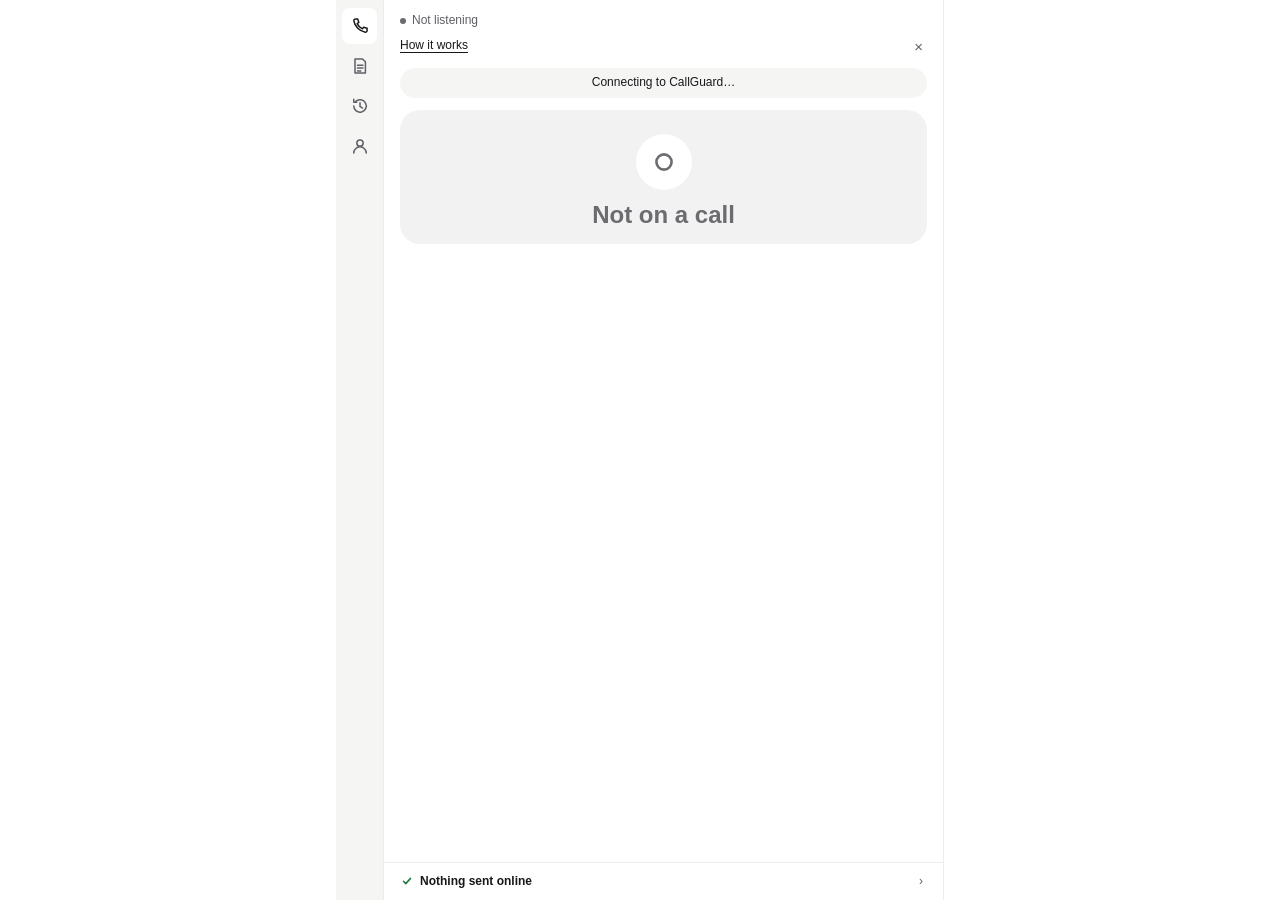
<file: ui/index.html>
<!doctype html>
<html lang="en">
<head>
<meta charset="utf-8">
<meta name="viewport" content="width=device-width, initial-scale=1">
<title>CallGuard</title>
<link rel="stylesheet" href="styles.css">
</head>
<body>
  <!-- Icons: one weight in every state. -->
  <svg width="0" height="0" style="position:absolute" aria-hidden="true">
    <symbol id="i-idle" viewBox="0 0 24 24"><circle cx="12" cy="12" r="7" fill="none" stroke="currentColor" stroke-width="2.4"/></symbol>
    <symbol id="i-low" viewBox="0 0 24 24"><path d="M6 12.5l4 4 8-9" fill="none" stroke="currentColor" stroke-width="2.6" stroke-linecap="round" stroke-linejoin="round"/></symbol>
    <symbol id="i-watch" viewBox="0 0 24 24"><circle cx="12" cy="12" r="7.5" fill="none" stroke="currentColor" stroke-width="2.4"/><path d="M12 4.5a7.5 7.5 0 0 1 0 15z" fill="currentColor"/></symbol>
    <symbol id="i-danger" viewBox="0 0 24 24"><path d="M12 3.5L22 20H2z" fill="none" stroke="currentColor" stroke-width="2.2" stroke-linejoin="round"/><path d="M12 10v4.5" stroke="currentColor" stroke-width="2.4" stroke-linecap="round"/><circle cx="12" cy="17.3" r="1.3" fill="currentColor"/></symbol>
    <symbol id="i-lock-laptop" viewBox="0 0 24 24"><path d="M4 16V7a1.5 1.5 0 0 1 1.5-1.5h13A1.5 1.5 0 0 1 20 7v9M2 18.5h20" fill="none" stroke="currentColor" stroke-width="1.6" stroke-linecap="round" stroke-linejoin="round"/><rect x="9" y="10.5" width="6" height="4.5" rx="1" fill="currentColor"/><path d="M10.3 10.5V9.3a1.7 1.7 0 0 1 3.4 0v1.2" fill="none" stroke="currentColor" stroke-width="1.4"/></symbol>
    <symbol id="i-call" viewBox="0 0 24 24"><path d="M6.6 3.5h2.6l1.4 4.2-2 1.4a12 12 0 0 0 6.3 6.3l1.4-2 4.2 1.4v2.6a2 2 0 0 1-2.1 2A16.5 16.5 0 0 1 4.6 5.6a2 2 0 0 1 2-2.1z" fill="none" stroke="currentColor" stroke-width="1.8" stroke-linejoin="round"/></symbol>
    <symbol id="i-rules" viewBox="0 0 24 24"><path d="M6 3.5h9l3.5 3.5v13.5H6z" fill="none" stroke="currentColor" stroke-width="1.8" stroke-linejoin="round"/><path d="M9 11h6.5M9 14.5h6.5M9 18h4" stroke="currentColor" stroke-width="1.8" stroke-linecap="round"/></symbol>
    <symbol id="i-contacts" viewBox="0 0 24 24"><circle cx="12" cy="8.5" r="3.8" fill="none" stroke="currentColor" stroke-width="1.8"/><path d="M4.5 20.5a7.5 7.5 0 0 1 15 0" fill="none" stroke="currentColor" stroke-width="1.8" stroke-linecap="round"/></symbol>
    <symbol id="i-history" viewBox="0 0 24 24"><path d="M4.5 12a7.5 7.5 0 1 0 2.2-5.3M4.5 4v3.5H8" fill="none" stroke="currentColor" stroke-width="1.8" stroke-linecap="round" stroke-linejoin="round"/><path d="M12 8v4.5l3 2" fill="none" stroke="currentColor" stroke-width="1.8" stroke-linecap="round" stroke-linejoin="round"/></symbol>
    <symbol id="i-up" viewBox="0 0 24 24"><path d="M12 19V6M6 11l6-6 6 6" fill="none" stroke="currentColor" stroke-width="2.4" stroke-linecap="round" stroke-linejoin="round"/></symbol>
  </svg>

  <div class="shell">
  <!-- Sidebar: icons only (names are tooltips and screen-reader labels). -->
  <nav id="rail" class="rail" aria-label="CallGuard sections">
    <div class="rail-in">
      <div role="tablist" aria-orientation="vertical" class="tabs">
        <button id="tab-call" class="rail-btn" role="tab" type="button" data-tab="call" aria-selected="true" aria-controls="main" title="Call">
          <svg width="20" height="20"><use href="#i-call"/></svg><span class="lbl sr-only">Call</span><span id="tab-call-dot" class="tab-dot" hidden></span>
        </button>
        <button id="tab-rules" class="rail-btn" role="tab" type="button" data-tab="rules" aria-selected="false" aria-controls="firm-rules" title="Firm rules">
          <svg width="20" height="20"><use href="#i-rules"/></svg><span class="lbl sr-only">Firm rules</span><span id="tab-rules-dot" class="tab-dot lv-dot-danger" hidden></span>
        </button>
        <button id="tab-history" class="rail-btn" role="tab" type="button" data-tab="history" aria-selected="false" aria-controls="history" title="History">
          <svg width="20" height="20"><use href="#i-history"/></svg><span class="lbl sr-only">History</span><span id="tab-history-dot" class="tab-dot" hidden></span>
        </button>
        <button id="tab-contacts" class="rail-btn" role="tab" type="button" data-tab="contacts" aria-selected="false" aria-controls="contacts" title="Emergency contacts">
          <svg width="20" height="20"><use href="#i-contacts"/></svg><span class="lbl sr-only">Emergency contacts</span>
        </button>
      </div>
    </div>
  </nav>

  <div id="panel" class="panel">
    <!-- A: header -->
    <header class="top">
      <span id="badge" class="badge"><span class="dot"></span><span id="badge-text">Listening</span></span>
      <span id="net" class="net off" hidden><span class="dot"></span><span id="net-text">Offline</span></span>
    </header>

    <div id="consent" class="consent">
      <div class="consent-body">
        <details>
          <summary>How it works</summary>
          <p>CallGuard listens to this call on your laptop and warns you when it sounds like a pressure script. Audio and words are never saved or sent, and are deleted when the call ends. The only thing ever looked up online is the name of the organization the caller claims to be.</p>
        </details>
      </div>
      <button id="consent-x" class="icon-btn" type="button" aria-label="Dismiss this note">×</button>
    </div>

    <!-- B: banners -->
    <p id="b-conn" class="banner" role="status" hidden>Connecting to CallGuard…</p>
    <p id="b-audio" class="banner" role="status" hidden></p>

    <main id="main" class="body" role="tabpanel" aria-labelledby="tab-call">
      <!-- C: status hero -->
      <section id="hero" class="hero lv-idle" aria-live="polite">
        <div class="ic"><svg width="26" height="26"><use id="hero-icon" href="#i-idle"/></svg></div>
        <h1 id="hero-word">Not on a call</h1>
        <p id="hero-sub" class="sub"><span id="hero-words"></span></p>
        <button id="show-warning" class="hero-btn" type="button" hidden>Show the warning</button>
      </section>


      <!-- Fixed call layout (Coco, Sat): Latest, What to do, Insights. During a call
           all three are always on screen with reserved space, so nothing jumps. -->

      <!-- 1. Latest lines (T4) -->
      <section id="latest" class="sec" hidden aria-labelledby="latest-h">
        <h2><span id="latest-h">Latest</span><button id="open-said" class="link" type="button" hidden>View full transcript ›</button></h2>
        <div class="tail-box">
          <ol id="tail" class="said"></ol>
          <p id="tail-empty" class="note">Waiting for the first words…</p>
        </div>
      </section>

      <!-- 2. What to do: say, act, buttons -->
      <section id="todo" class="sec" hidden aria-labelledby="todo-h">
        <h2 id="todo-h">What to do</h2>
        <div id="say" class="say"><small>Say</small><q id="say-text" hidden></q><span id="say-none" class="none">Nothing yet. Keep listening.</span></div>
        <div class="act">
          <div id="num" class="num" hidden>
            <div><small id="num-src"></small><b id="num-phone"></b></div>
            <button id="copy" class="pill-btn" type="button">Copy</button>
          </div>
          <p id="verify-note" class="note" hidden></p>
          <p id="next-step" class="next"></p>
        </div>
        <!-- G: buttons (T10 / UI-9). Outside danger, one click is enough. -->
        <div id="actions" class="actions">
          <div class="side-btns">
            <button id="side-colleague" class="btn quiet" type="button">Report scam</button>
            <button id="side-safe" class="btn quiet" type="button">Mark as safe</button>
          </div>
          <p id="panel-toast" class="toast" role="status" hidden></p>
        </div>
      </section>

      <!-- 3. Insights: why it looks like a script -->
      <section id="why" class="sec" hidden aria-labelledby="why-h">
        <h2 id="why-h">Insights</h2>
        <p id="why-none" class="note">No warning signs so far.</p>
        <p id="reason" class="reason" tabindex="0"></p>
        <div id="pills" class="pills"></div>
        <blockquote id="quote" class="quote" hidden></blockquote>
        <ul id="rules-broken" class="rules"></ul>
      </section>

      <!-- Full transcript for this call: memory only, deleted when the call ends -->
      <section id="said-view" class="sec" hidden aria-labelledby="said-h">
        <h2 id="said-h"><button id="close-said" class="link back" type="button">‹ Back</button><span>Full transcript</span></h2>
        <h2 id="flagged-h">Flagged lines</h2>
        <ol id="flagged" class="said flagged"></ol>
        <h2 id="said-latest-h">Everything said this call</h2>
        <ol id="said-latest" class="said said-all"></ol>
        <p class="note">Kept in memory only. Deleted when the call ends. Never saved or sent.</p>
      </section>
    </main>

    <!-- Firm rules tab (T10 / UI-13): read only; editing is UI-14 -->
    <section id="firm-rules" class="body tabview" role="tabpanel" aria-labelledby="firm-rules-h" hidden>
      <h2 class="view-h"><span id="firm-rules-h">Your firm's rules</span><span id="firm-rules-hits" class="hits-sum"></span></h2>
      <p id="firm-rules-empty" class="note" hidden>No rules loaded yet.</p>
      <ul id="firm-rules-list" class="firm-list"></ul>
      <p id="firm-rules-src" class="note"></p>
    </section>

    <!-- History tab (T11 / UI-10): one card per flagged call this session. No transcript, no quotes. -->
    <section id="history" class="body tabview" role="tabpanel" aria-labelledby="history-h" hidden>
      <h2 id="history-h" class="view-h">History</h2>
      <p id="history-empty" class="note">No flagged calls yet. Calls that reach Watch or Danger show here.</p>
      <ol id="history-list" class="history"></ol>
      <p class="note">Kept in memory until you remove a card or close CallGuard. Nothing the caller said is kept.</p>
    </section>

    <!-- Emergency contacts tab: who to call when a call feels wrong. Set on this laptop. -->
    <section id="contacts" class="body tabview" role="tabpanel" aria-labelledby="contacts-h" hidden>
      <h2 id="contacts-h" class="view-h">Emergency contacts</h2>
      <p class="note">Unsure about a call? Hang up and call one of these. Never use a number the caller gave you.</p>
      <ul id="contacts-list" class="contacts"></ul>
      <p id="contacts-msg" class="toast" role="status" hidden></p>
      <p class="note">Saved on this laptop only. Never sent.</p>
    </section>

    <!-- F: what left this device (T5). The empty state is the feature. -->
    <footer id="priv" class="priv">
      <section id="egress" class="egress" hidden aria-labelledby="egress-h">
        <h2 id="egress-h">Sent online (<span id="egress-n">0</span>)</h2>
        <div id="egress-empty" class="egress-empty">
          <svg width="40" height="40" class="ok"><use href="#i-lock-laptop"/></svg>
          <div><b>Your call stays on this laptop</b><p>Audio and words are never sent. If CallGuard looks up a company the caller names, that search shows here.</p></div>
        </div>
        <div id="egress-list"></div>
      </section>
      <div id="priv-row" class="priv-row">
        <button id="priv-btn" class="priv-btn" type="button" aria-expanded="false" aria-controls="egress">
          <svg id="priv-ic" class="ok" width="14" height="14"><use id="priv-icon" href="#i-low"/></svg><span id="priv-text">Nothing sent online</span><span id="priv-skipped" class="skipped"></span><span class="go" aria-hidden="true">›</span>
        </button>
      </div>
    </footer>
  </div>
  </div>

  <!-- Danger overlay (T6 / UI-4). Fills the CallGuard window, never the screen. -->
  <div id="overlay" class="overlay" role="alertdialog" aria-modal="true" aria-labelledby="ov-h" aria-describedby="ov-next" tabindex="-1" hidden>
    <div class="ov-card">
      <!-- Same order as the call screen: status, Latest, What to do, Insights. -->
      <section class="hero lv-danger ov-hero">
        <div class="ic"><svg width="28" height="28"><use href="#i-danger"/></svg></div>
        <h1 id="ov-h">Scam detected</h1>
      </section>

      <section class="sec" aria-labelledby="ov-latest-h">
        <h2><span id="ov-latest-h">Latest</span><button id="ov-full" class="link" type="button" aria-expanded="false" aria-controls="ov-tail">View full transcript ›</button></h2>
        <div id="ov-tail-box" class="tail-box"><ol id="ov-tail" class="said"></ol></div>
      </section>

      <section class="sec" aria-labelledby="ov-todo-h">
        <h2 id="ov-todo-h">What to do</h2>
        <div id="ov-say" class="say" hidden><small>Say</small><q id="ov-say-text"></q></div>
        <p id="ov-verify" class="ov-verify" hidden></p>
        <p id="ov-next" class="ov-next"></p>
        <!-- T7: Report scam is the easy exit. Enter and Esc never take one. -->
        <div id="ov-exits" class="ov-exits">
          <button id="ov-colleague" class="btn primary" type="button" data-exit="colleague">Report scam</button>
        </div>
        <p id="ov-toast" class="toast" role="status" hidden></p>
      </section>

      <section id="ov-body" class="sec" aria-labelledby="ov-ins-h">
        <h2 id="ov-ins-h">Insights</h2>
        <p id="ov-claim" class="ov-claim" hidden></p>
        <ul id="ov-tactics" class="ov-tactics" aria-label="Signs in this call"></ul>
        <ul id="ov-rules" class="rules"></ul>
        <p id="ov-report" class="ov-report" hidden></p>
      </section>

      <!-- Sticky foot: the "it's safe" exit and the privacy line. -->
      <div class="ov-foot">
        <div class="safe">
          <label for="safe-input">Verified it's safe? Type SAFE</label>
          <input id="safe-input" type="text" autocomplete="off" autocapitalize="characters" spellcheck="false" maxlength="8" aria-describedby="safe-hint">
          <button id="safe-hold" class="hold" type="button" data-exit="mark_safe" disabled aria-describedby="safe-hint"><span id="safe-hold-text">Hold 3 s</span></button>
          <small id="safe-hint" class="sr-only">Then press and hold the button, or hold Space on it, for 3 seconds.</small>
        </div>
        <p id="ov-egress" class="ov-egress"></p>
      </div>
    </div>
  </div>

  <script type="module" src="app.js"></script>
</body>
</html>
</file>
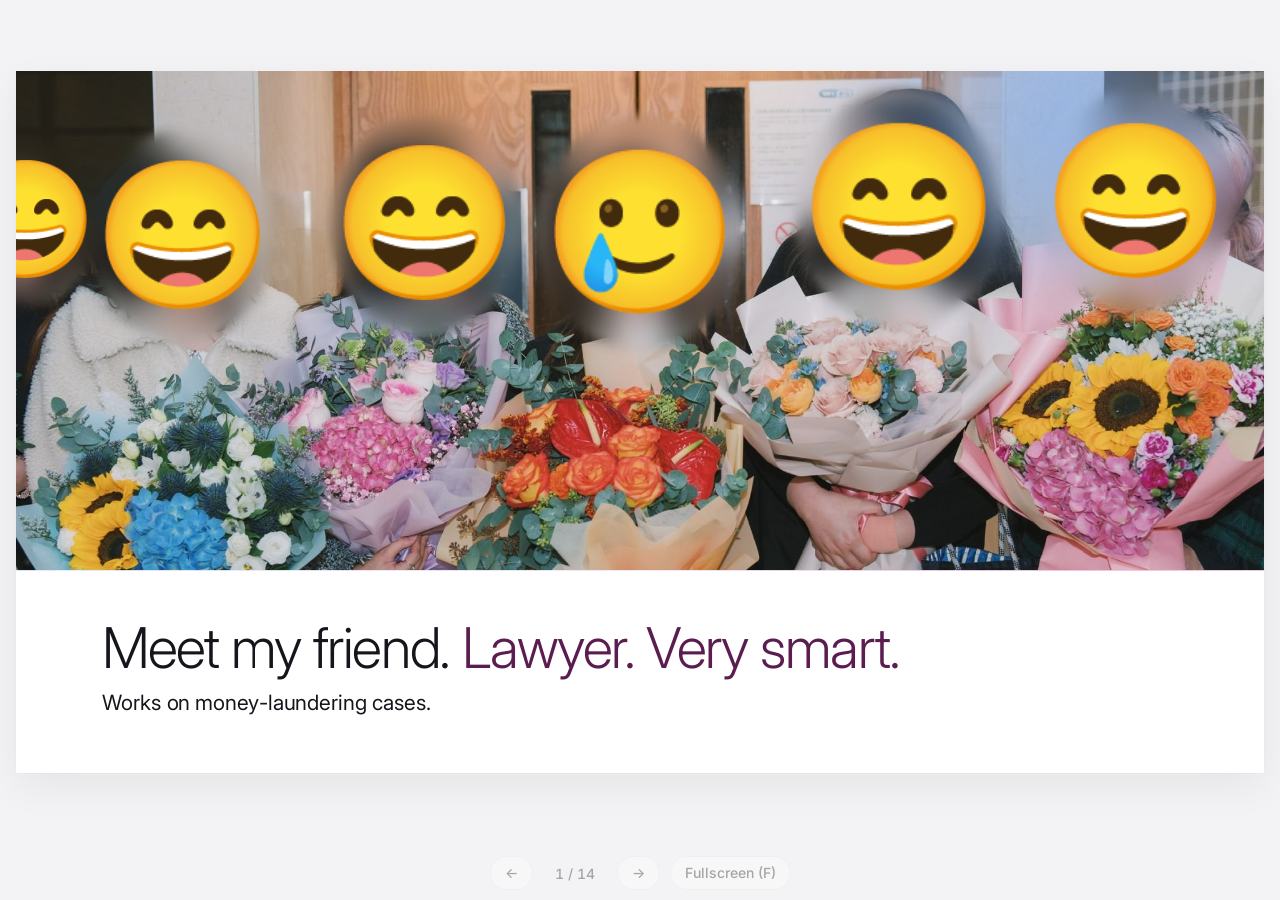
<file: hack1984/deck-public/index.html>
<!doctype html>
<html lang="en">
<head>
<meta charset="utf-8">
<meta name="viewport" content="width=device-width,initial-scale=1,viewport-fit=cover">
<style>*,*::before,*::after{box-sizing:border-box}body{margin:0}img{max-width:100%}[hidden]{display:none!important}</style>
</head>
<body>
<title>CallGuard Pitch Deck</title>
<meta name="claude:viewport-fit-sides" content="cover">
<link rel="preconnect" href="https://fonts.googleapis.com">
<link rel="preconnect" href="https://fonts.gstatic.com" crossorigin>
<link rel="stylesheet" href="https://fonts.googleapis.com/css2?family=Inter:wght@300;400;500;600&display=swap">
<style>
/* Layout: 16:9 white slides (1600x900 canvas, scaled to fit) on a soft grey stage; pink-to-blue glass imagery used sparingly */
:root{
  --stage:#f3f3f5;
  --paper:#ffffff;
  --ink:#17151c;
  --plum:#5b1d4f;
  --grey:#17151c;
  --grey-2:#2e2b35;
  --line:#e8e7ec;
  --card:#fafafb;
  --chip:#efeef2;
  --pink:#e95bb8;
  --magenta:#b8237f;
  --violet:#b9a3f3;
  --sky:#7fb4f6;
  --ok:#1f7a55;
  --soon:#8a5a10;
  --font: "Inter", "Helvetica Neue", Helvetica, Arial, sans-serif;
  color-scheme: light;
}
html,body{height:100%}
body{
  background:var(--stage);color:var(--ink);font-family:var(--font);
  overflow:hidden;
  padding-left:max(16px, env(safe-area-inset-left, 0px));
  padding-right:max(16px, env(safe-area-inset-right, 0px));
  -webkit-font-smoothing:antialiased;
}
.viewport{position:absolute;left:50%;top:0;transform:translateX(-50%)}
.stage{position:absolute;left:0;top:0;width:1600px;height:900px;transform-origin:0 0}

/* ---------- slides ---------- */
.slide{position:absolute;inset:0;background:var(--paper);overflow:hidden;display:none;
  box-shadow:0 1px 2px rgba(23,21,28,.04),0 18px 50px rgba(23,21,28,.06)}
.slide.active{display:block}
.pad{position:absolute;inset:0;padding:84px 110px}
.labels{display:flex;font-size:17px;color:var(--ink);letter-spacing:.01em}
.labels > span:first-child{width:400px}
.brand{display:inline-flex;align-items:center;gap:9px;color:var(--ink);font-weight:500}
.brand .mark{width:17px;height:22px;color:var(--ink)}
.labels .brand{width:400px;flex:none}
.applogo{width:84px;height:86px;filter:drop-shadow(0 8px 14px rgba(23,21,28,.18))}
.h{font-weight:300;letter-spacing:-.025em;line-height:1.06;margin:0;text-wrap:balance}
.h1{font-size:96px}
.h2{font-size:72px}
.h3{font-size:58px}
.plum{color:var(--plum)}
.ink{color:var(--ink)}
.body{font-size:27px;line-height:1.5;color:var(--grey);font-weight:400;margin:0}
.small{font-size:19px;color:var(--grey);font-weight:400;line-height:1.45}
.mono{font-variant-numeric:tabular-nums}
.card{background:var(--card);border:1px solid var(--line);border-radius:16px}
.notes{display:none}

/* iridescent imagery */
.iris{position:relative;overflow:hidden;
  background:
    radial-gradient(55% 70% at 88% 95%, rgba(184,35,127,.95) 0%, transparent 60%),
    radial-gradient(45% 55% at 68% 72%, rgba(233,91,184,.9) 0%, transparent 62%),
    radial-gradient(50% 60% at 18% 22%, rgba(90,160,245,.95) 0%, transparent 65%),
    radial-gradient(45% 50% at 52% 38%, rgba(201,181,247,.95) 0%, transparent 62%),
    radial-gradient(40% 50% at 10% 85%, rgba(160,205,255,.9) 0%, transparent 60%),
    linear-gradient(135deg,#8ec2ff 0%,#b9a6f5 48%,#f29ad4 100%);}
.iris::before,.iris::after{content:"";position:absolute;border-radius:50%;filter:blur(40px);opacity:.75;pointer-events:none}
.iris::before{width:70%;height:38%;left:-10%;top:52%;transform:rotate(-14deg);
  background:linear-gradient(90deg,rgba(255,255,255,.0),rgba(255,255,255,.55),rgba(255,255,255,0))}
.iris::after{width:55%;height:60%;right:-12%;top:-20%;
  background:radial-gradient(circle,rgba(120,175,255,.8),transparent 70%)}
.glass{background:rgba(255,255,255,.34);border:1px solid rgba(255,255,255,.65);
  backdrop-filter:blur(18px) saturate(150%);-webkit-backdrop-filter:blur(18px) saturate(150%);
  box-shadow:inset 0 1px 0 rgba(255,255,255,.6),0 10px 30px rgba(80,40,120,.12)}

/* photo slots */
.photo{position:absolute;overflow:hidden;cursor:pointer}
.photo img{position:absolute;inset:0;width:100%;height:100%;object-fit:cover}
.photo .hint{position:absolute;left:50%;top:50%;transform:translate(-50%,-50%);
  padding:22px 34px;border-radius:999px;font-size:24px;color:var(--ink);white-space:nowrap;text-align:center}
.photo .hint small{display:block;font-size:16px;color:var(--grey);margin-top:4px}
.photo.filled .hint{display:none}
.photo .remove{position:absolute;top:18px;right:18px;width:44px;height:44px;border-radius:50%;border:0;
  font:400 26px/1 var(--font);color:var(--ink);cursor:pointer;display:none}
.photo .remove{z-index:3}
.photo.filled:hover .remove,.photo.filled:focus-within .remove{display:block}
.sticker{position:absolute;z-index:2;font-family:"Apple Color Emoji","Segoe UI Emoji","Noto Color Emoji",sans-serif;font-size:170px;line-height:1;cursor:grab;user-select:none;-webkit-user-select:none;touch-action:none;display:none;transform:translate(-50%,-50%)}
.photo.filled .sticker{display:block}
.sticker:active{cursor:grabbing}
.sticker .grip{position:absolute;right:-6px;bottom:-6px;width:30px;height:30px;border-radius:50%;background:#fff;border:2px solid var(--plum);cursor:nwse-resize;opacity:0;transition:opacity .15s}
.sticker:hover .grip{opacity:1}
.photo.drag{outline:4px solid var(--pink);outline-offset:-4px}
.photo:focus-visible{outline:4px solid var(--sky);outline-offset:-4px}

/* ---------- per-slide ---------- */
/* s1 split */
.split-left{position:absolute;left:0;top:0;bottom:0;width:880px;padding:84px 70px 84px 110px;display:flex;flex-direction:column}
.split-left .stack{margin-top:auto;margin-bottom:auto;display:flex;flex-direction:column;gap:34px}
.s1 .photo{left:0;right:0;top:0;height:640px}
.s1 .photo img{object-position:50% 30%}
.face-emoji{position:absolute;z-index:2;transform:translate(-50%,-50%);line-height:1;pointer-events:none;display:none;
  font-family:"Apple Color Emoji","Segoe UI Emoji","Noto Color Emoji",sans-serif}
.photo.is-default .face-emoji{display:block}
.s1 .caption{position:absolute;left:110px;right:110px;bottom:70px;display:flex;flex-direction:column;gap:12px}

/* s2 full photo top */
.s2 .photo{left:0;right:0;top:0;height:540px}
.s2 .caption{position:absolute;left:110px;right:110px;bottom:70px;display:flex;flex-direction:column;gap:14px}

/* s3 reveal */
.s3 .photo{inset:0}
.s3 .left{position:absolute;left:110px;top:0;bottom:0;width:640px;display:flex;flex-direction:column;justify-content:center;gap:26px}

/* s4 stats */
.s4 .row{display:grid;grid-template-columns:1fr 1fr;gap:80px;margin-top:70px}
.stats{position:absolute;left:110px;right:110px;bottom:90px;display:grid;grid-template-columns:repeat(3,1fr);gap:22px}
.stat{padding:30px 34px 34px;display:flex;flex-direction:column;gap:12px;min-height:200px}
.big{font-size:84px;font-weight:300;letter-spacing:-.035em;color:var(--plum);line-height:1}
.big .u{font-size:48px;letter-spacing:-.02em}
.src{font-size:15px;color:var(--grey-2);margin-top:auto}

/* s5 who */
.s5 .grid{position:absolute;left:110px;right:110px;top:290px;bottom:90px;display:grid;grid-template-columns:380px 1fr;gap:40px}
.hero-num{display:flex;flex-direction:column;justify-content:center;gap:10px}
.hero-num .big{font-size:104px}
.sector{display:flex;flex-direction:column;margin:14px 0 6px;border-top:1px solid var(--line)}
.sector div{display:flex;justify-content:space-between;align-items:baseline;padding:9px 0;border-bottom:1px solid var(--line);font-size:19px;color:var(--ink)}
.sector b{font-weight:400;color:var(--plum);font-size:22px}
.feat{display:grid;grid-template-columns:1fr 1fr;gap:20px}
.feat .card{padding:28px 30px;display:flex;flex-direction:column;gap:10px}
.ico{width:52px;height:52px;border-radius:50%;background:var(--ink);display:grid;place-items:center;margin-bottom:10px}
.ico svg{width:26px;height:26px;stroke:#fff;fill:none;stroke-width:1.7;stroke-linecap:round;stroke-linejoin:round}
.feat h4{margin:0;font-size:27px;font-weight:400;letter-spacing:-.01em;color:var(--ink)}

/* s6 map */
.s6 .left{position:absolute;left:110px;top:84px;width:500px;bottom:84px}
.s6 .left .stack{position:absolute;left:0;right:0;top:366px;transform:translateY(-50%);display:flex;flex-direction:column;gap:30px}
.map{position:absolute;right:90px;top:95px;width:880px;height:760px}
.quad{position:absolute;inset:0 0 50px 50px;display:grid;grid-template-columns:1fr 1fr;grid-template-rows:1fr 1fr;
  border:1px solid var(--line);border-radius:20px;overflow:hidden}
.q{padding:24px 26px;border:0 solid var(--line);display:flex;flex-direction:column;gap:14px}
.q:nth-child(1){border-right-width:1px;border-bottom-width:1px}
.q:nth-child(2){border-bottom-width:1px}
.q:nth-child(3){border-right-width:1px}
.q h5{margin:0 0 6px;font-size:18px;font-weight:500;color:var(--grey);letter-spacing:.02em;text-transform:uppercase}
.q.hot{background:linear-gradient(140deg,rgba(201,181,247,.28),rgba(242,154,212,.25) 55%,rgba(142,194,255,.28))}
.dot{display:flex;gap:12px;align-items:flex-start;font-size:24px;color:var(--ink);font-weight:400}
.dot i{flex:none;width:14px;height:14px;border-radius:50%;background:#cfcdd6;margin-top:6px}
.dot small{display:block;font-size:18px;color:var(--grey);font-weight:400;margin-top:2px}
.dot.me{font-size:32px;font-weight:500}
.dot.me i{width:20px;height:20px;margin-top:5px;background:linear-gradient(135deg,var(--pink),var(--sky));box-shadow:0 0 0 6px rgba(233,91,184,.15)}
.empty{margin:auto;font-size:24px;color:var(--grey-2)}
.cloudlist{display:grid;grid-template-columns:1fr 1fr;gap:12px 16px}
.ax-y{position:absolute;left:0;top:0;bottom:50px;width:40px;display:flex;flex-direction:column;justify-content:space-around;align-items:center}
.ax-y span{writing-mode:vertical-rl;transform:rotate(180deg);font-size:18px;color:var(--grey)}
.ax-x{position:absolute;left:50px;right:0;bottom:0;height:40px;display:grid;grid-template-columns:1fr 1fr;text-align:center;font-size:18px;color:var(--grey);align-items:end}

/* s6b one-liner */
.s6b .lead{position:absolute;left:110px;right:110px;top:250px;display:flex;flex-direction:column;gap:22px}
.s6b .lead .h{font-size:64px}
.s6b .three{position:absolute;left:110px;right:110px;bottom:200px;display:grid;grid-template-columns:repeat(3,1fr);gap:22px}
.s6b .three .card{padding:26px 30px;display:flex;flex-direction:column;gap:8px}
.s6b .three h4{margin:0;font-size:27px;font-weight:400;letter-spacing:-.01em;color:var(--ink)}
.s6b .stay{position:absolute;left:110px;right:110px;bottom:84px;display:flex;align-items:center;justify-content:center;gap:12px;border-radius:999px;padding:20px 28px;font-size:26px;color:var(--ink)}
.s6b .stay span{position:relative;z-index:1}

/* s7 demo hero */
.s7{background:#000}
.s7 .iris{position:absolute;inset:0}
.s7 .inner{position:absolute;inset:0;padding:84px 110px;display:flex;flex-direction:column;z-index:1}
.s7 .labels{color:var(--ink)}
.callpill{margin-top:auto;align-self:center;display:flex;align-items:center;gap:22px;padding:24px 40px 24px 26px;border-radius:999px;font-size:30px;color:var(--ink)}
.pulse{width:58px;height:58px;border-radius:50%;background:rgba(255,255,255,.55);display:grid;place-items:center;position:relative}
.pulse::after{content:"";position:absolute;inset:-10px;border-radius:50%;border:2px solid rgba(255,255,255,.7);animation:ring 2.2s ease-out infinite}
.pulse svg{width:28px;height:28px;stroke:var(--plum);fill:none;stroke-width:1.8;stroke-linecap:round;stroke-linejoin:round}
@keyframes ring{from{transform:scale(.85);opacity:1}to{transform:scale(1.35);opacity:0}}
.s7 .title{margin-top:auto;margin-bottom:10px}

/* s8 how it works */
.s8 .flow{position:absolute;left:110px;right:110px;top:84px;bottom:84px;display:flex;flex-direction:column;justify-content:space-between}
.track{position:relative;flex:none;height:170px;border:1px solid var(--line);border-radius:999px;background:var(--card)}
.track .line{position:absolute;left:24px;right:24px;top:34px;height:1px;background:var(--ink)}
.track .nodes{position:absolute;inset:0;display:grid;grid-template-columns:repeat(4,1fr)}
.node{position:relative;display:flex;flex-direction:column;align-items:center;padding-top:28px}
.node::before{content:"";width:12px;height:12px;border-radius:50%;background:var(--ink)}
.node::after{content:"";width:1px;height:26px;background:var(--ink)}
.node b{font-weight:300;font-size:34px;letter-spacing:-.02em;margin-top:8px}
.node em{font-style:normal;font-size:14px;letter-spacing:.08em;text-transform:uppercase;color:var(--grey);margin-top:6px}
.steps{display:grid;grid-template-columns:repeat(4,1fr);gap:18px}
.steps .card{padding:22px 24px;font-size:19px;line-height:1.45;color:var(--grey);text-align:center;font-weight:400}
.leaves{display:flex;align-items:center;justify-content:center;gap:18px}
.leaves .pill{border-radius:999px;padding:18px 28px;font-size:22px;color:var(--ink);display:flex;align-items:center;gap:12px}
.leaves .pill.iris{color:var(--ink)}
.leaves .pill.iris span{position:relative;z-index:1}
.facts{display:grid;grid-template-columns:repeat(3,1fr);gap:28px}
.fact{border-top:1px solid var(--line);padding-top:16px;display:flex;flex-direction:column;gap:6px}
.fact b{font-size:15px;font-weight:500;letter-spacing:.06em;text-transform:uppercase;color:var(--grey-2)}
.fact span{font-size:21px;color:var(--ink);font-weight:400;line-height:1.35}

/* s9 the ask */
.s9 .cols{position:absolute;left:110px;right:110px;top:290px;bottom:84px;display:grid;grid-template-columns:1fr 1fr;gap:40px}
.s9 .col{display:flex;flex-direction:column;gap:14px;min-width:0}
.s9 .colhead{font-size:15px;font-weight:500;letter-spacing:.06em;text-transform:uppercase;color:var(--ink);padding-bottom:10px;border-bottom:1px solid var(--line)}
.s9 .rows{display:flex;flex-direction:column;gap:14px;flex:1;justify-content:space-between}
.s9 .rows .card{background:var(--chip);border-color:#e3e2e8;padding:14px 26px;display:flex;justify-content:space-between;align-items:center;gap:20px;flex:1}
.s9 .rows .card div{display:flex;flex-direction:column;gap:4px;min-width:0}
.s9 .rows .card.market{background:linear-gradient(120deg,rgba(201,181,247,.35),rgba(242,154,212,.3) 55%,rgba(142,194,255,.35));border-color:rgba(185,163,243,.6)}
.s9 .rows h4{margin:0;font-size:24px;font-weight:400;color:var(--ink)}
.s9 .rows p{margin:0;font-size:17px;color:var(--grey);font-weight:400}
.s9 .rows .v{font-size:40px;font-weight:300;letter-spacing:-.03em;color:var(--plum);white-space:nowrap}
.donut{flex:1;display:flex;align-items:center;justify-content:center;gap:34px}
.donut .ring{position:relative;width:300px;height:300px;flex:none}
.donut svg{position:absolute;inset:0;width:100%;height:100%}
.donut .center{position:absolute;inset:0;display:flex;flex-direction:column;align-items:center;justify-content:center}
.donut .center b{font-size:60px;font-weight:300;letter-spacing:-.03em;color:var(--plum)}
.donut .center span{font-size:16px;color:var(--grey)}
.legend{display:flex;flex-direction:column;gap:10px;min-width:0}
.legend div{display:flex;align-items:center;gap:10px;font-size:17px;color:var(--ink);padding:8px 14px;border:1px solid var(--line);border-radius:999px;background:#fff;white-space:nowrap}
.legend i{width:12px;height:12px;border-radius:50%;flex:none}
.legend .tot{border:0;background:none;padding:2px 4px 0;color:var(--grey);font-size:14px;white-space:normal;line-height:1.4;max-width:280px}
.banner{font-size:22px;font-weight:400;color:var(--ink);text-align:center}
.banner b{font-weight:500;color:var(--plum)}

.stats.four{grid-template-columns:repeat(3,1fr);bottom:100px}
.stats.four .big{font-size:68px}
.stats.four .big .u{font-size:34px}
.stat.market{background:linear-gradient(120deg,rgba(201,181,247,.35),rgba(242,154,212,.3) 55%,rgba(142,194,255,.35));border-color:rgba(185,163,243,.6)}
.donut.big2{position:absolute;left:110px;right:110px;top:330px;bottom:90px;gap:80px}
.donut.big2 .ring{width:400px;height:400px}
.donut.big2 .center b{font-size:80px}
.donut.big2 .center span{font-size:18px}
.donut.big2 .legend div{font-size:20px;padding:10px 18px}
.donut.big2 .legend .tot{font-size:17px;max-width:460px;padding-top:6px}
/* s10 moat */
.s10 .iris{position:absolute;inset:0}
.s10 .inner{position:absolute;inset:0;padding:84px 110px;z-index:1}
.s10 .labels{color:var(--ink)}
.rm{position:absolute;left:110px;right:110px;top:300px}
.rm .line{position:absolute;left:0;right:0;top:0;height:1px;background:rgba(255,255,255,.85)}
.rm .cols{display:grid;grid-template-columns:repeat(3,1fr);gap:28px}
.rm .col{display:flex;flex-direction:column;align-items:center}
.rm .col::before{content:"";width:12px;height:12px;border-radius:50%;background:#fff;margin-top:-6px;box-shadow:0 0 0 4px rgba(255,255,255,.35)}
.rm .col::after{content:"";order:1;width:1px;height:30px;background:rgba(255,255,255,.85)}
.tag{order:2;background:#fff;border-radius:10px;padding:8px 16px;font-size:16px;font-weight:500;letter-spacing:.02em}
.tag.ok{color:var(--ok)}
.tag.next{color:var(--soon)}
.rm .glass{order:3;margin-top:24px;border-radius:22px;padding:28px 30px;align-self:stretch;min-height:190px;display:flex;flex-direction:column;gap:10px}
.rm h4{margin:0;font-size:28px;font-weight:400;letter-spacing:-.01em;color:var(--ink)}
.rm p{margin:0;font-size:20px;line-height:1.45;color:var(--ink);font-weight:400}
.close{position:absolute;left:110px;right:110px;bottom:72px;display:flex;justify-content:space-between;align-items:flex-end;gap:40px}
.close .h{font-size:46px;color:var(--ink)}
.close small{font-size:17px;color:var(--ink)}

/* s12 performance */
.s12 .row{display:grid;grid-template-columns:1fr 1fr;gap:80px;margin-top:70px}
.stats.perf{grid-template-columns:repeat(4,1fr);bottom:100px}
.stats.perf .big{font-size:76px}
.stats.perf .big .u{font-size:38px}
.stats.perf .from{font-size:19px;color:var(--ink);font-weight:500}
/* s13 how it decides */
.s13 .pipe{position:absolute;left:110px;right:110px;top:300px;display:grid;grid-template-columns:1fr 34px 1fr 34px 1fr 34px 1.25fr;align-items:stretch}
.s13 .stepc{padding:24px 24px 26px;display:flex;flex-direction:column;gap:8px}
.s13 .stepc em{font-style:normal;font-size:14px;letter-spacing:.08em;text-transform:uppercase;color:var(--grey-2)}
.s13 .stepc h4{margin:0;font-size:28px;font-weight:400;letter-spacing:-.01em;color:var(--ink)}
.s13 .stepc p{margin:0;font-size:18px;line-height:1.42;color:var(--grey)}
.s13 .stepc.ai{background:linear-gradient(140deg,rgba(201,181,247,.32),rgba(242,154,212,.26) 55%,rgba(142,194,255,.3));border-color:rgba(185,163,243,.6)}
.s13 .arrow{display:grid;place-items:center}
.s13 .arrow svg{width:26px;height:26px;stroke:var(--ink);fill:none;stroke-width:1.6;stroke-linecap:round;stroke-linejoin:round}
.s13 .pts{list-style:none;margin:2px 0 0;padding:0;display:flex;flex-direction:column;gap:6px}
.s13 .pts li{display:flex;gap:10px;font-size:18px;line-height:1.35;color:var(--ink)}
.s13 .pts b{flex:none;width:18px;font-weight:500;color:var(--plum)}
.s13 .lights{display:flex;gap:8px;margin-top:auto;padding-top:10px}
.s13 .lights span{flex:1;text-align:center;border-radius:999px;padding:7px 0;font-size:15px;font-weight:500;color:#fff}
.s13 .facts{position:absolute;left:110px;right:110px;bottom:84px}
.s13 .facthead{position:absolute;left:110px;bottom:200px;font-size:15px;font-weight:500;letter-spacing:.06em;text-transform:uppercase;color:var(--ink)}


/* ---------- chrome ---------- */
.bar{position:fixed;left:0;right:0;bottom:0;z-index:5;display:flex;justify-content:center;align-items:center;gap:10px;
  padding:10px max(16px, env(safe-area-inset-right, 0px)) calc(10px + env(safe-area-inset-bottom, 0px)) max(16px, env(safe-area-inset-left, 0px));
  opacity:.35;transition:opacity .2s}
.bar:hover,.bar:focus-within{opacity:1}
.bar button{font:500 14px/1 var(--font);color:var(--ink);background:#fff;border:1px solid var(--line);border-radius:999px;padding:9px 14px;cursor:pointer}
.bar button:focus-visible{outline:2px solid var(--plum);outline-offset:2px}
.bar .count{font:500 14px var(--font);color:var(--grey);min-width:64px;text-align:center;font-variant-numeric:tabular-nums}
.notes-panel{position:fixed;left:0;right:0;bottom:56px;z-index:4;display:none;justify-content:center;
  padding:0 max(16px, env(safe-area-inset-right, 0px)) 0 max(16px, env(safe-area-inset-left, 0px))}
.notes-panel.open{display:flex}
.notes-panel div{max-width:980px;width:100%;background:#fff;border:1px solid var(--line);border-radius:16px;padding:16px 22px;
  font-size:15px;line-height:1.55;color:var(--ink);max-height:30vh;overflow:auto;box-shadow:0 10px 30px rgba(23,21,28,.08)}
.notes-panel b{font-weight:600;color:var(--plum)}
@media (prefers-reduced-motion: reduce){.pulse::after{animation:none}}
</style>

<svg width="0" height="0" style="position:absolute" aria-hidden="true"><defs>
<symbol id="cg-mark" viewBox="256 192 512 648"><path d="M512 214 C592 258 664 278 746 286 V500 C746 652 644 764 512 818 C380 764 278 652 278 500 V286 C360 278 432 258 512 214 Z" fill="none" stroke="currentColor" stroke-width="44" stroke-linejoin="round"/><g fill="currentColor"><rect x="340" y="480" width="32" height="70" rx="16"/><rect x="392" y="440" width="32" height="150" rx="16"/><rect x="444" y="390" width="32" height="250" rx="16"/><rect x="496" y="350" width="32" height="330" rx="16"/><rect x="548" y="390" width="32" height="250" rx="16"/><rect x="600" y="440" width="32" height="150" rx="16"/><rect x="652" y="480" width="32" height="70" rx="16"/></g></symbol>
<linearGradient id="cg-bg" x1="0" y1="0" x2="0" y2="1"><stop offset="0" stop-color="#ffffff"/><stop offset="1" stop-color="#e4e4e7"/></linearGradient>
<symbol id="cg-app" viewBox="80 80 864 880"><rect x="100" y="100" width="824" height="824" rx="186" fill="url(#cg-bg)" stroke="#d4d4d8" stroke-width="3"/><use href="#cg-mark" x="256" y="192" width="512" height="648" style="color:#111113"/></symbol>
</defs></svg>
<div class="viewport" id="viewport"><div class="stage" id="stage">

<!-- 1 -->
<section class="slide s1" data-name="story-1">
  <div class="photo iris" data-slot="p1b" data-default="deck-assets/slide1-blur.jpg" tabindex="0" role="button" aria-label="Add photo for slide 1">
    <span class="face-emoji" style="left:12px;top:192px;font-size:147px">😄</span><span class="face-emoji" style="left:214px;top:212px;font-size:185px">😄</span><span class="face-emoji" style="left:524px;top:196px;font-size:193px">😄</span><span class="face-emoji" style="left:800px;top:208px;font-size:204px">🥲</span><span class="face-emoji" style="left:1132px;top:176px;font-size:208px">😄</span><span class="face-emoji" style="left:1436px;top:168px;font-size:193px">😄</span>
    <div class="hint glass">Add a photo<small>Click, drop, or paste</small></div>
    <button class="remove glass" type="button" aria-label="Remove photo">×</button>
  </div>
  <div class="caption">
    <h1 class="h h2"><span class="ink">Meet my friend.</span> <span class="plum">Lawyer. Very smart.</span></h1>
    <p class="body">Works on money-laundering cases.</p>
  </div>
  <aside class="notes">“I wanna start with a story of my friend. She's a lawyer, works on money-laundering cases. Very smart.”</aside>
</section>

<!-- 2 -->
<section class="slide s2" data-name="story-2">
  <div class="photo iris" data-slot="p2" data-default="deck-assets/slide2-cat.webp" tabindex="0" role="button" aria-label="Add photo for slide 2">
    <div class="hint glass">Add a photo<small>Click, drop, or paste</small></div>
    <button class="remove glass" type="button" aria-label="Remove photo">×</button>
  </div>
  <div class="caption">
    <h2 class="h h2"><span class="ink">Officer Wang 👮</span> <span class="plum">Ministry of Public Security.</span></h2>
    <p class="body">“You are a suspect. Do not tell your colleagues.”</p>
  </div>
  <aside class="notes">“One day she gets a call from Officer Wang. He says she's a suspect in a money-laundering case, <i>her own</i> case. And: don't tell your colleagues.”</aside>
</section>

<!-- 3 -->
<section class="slide s3" data-name="story-3">
  <div class="photo iris" data-slot="p3" data-default="deck-assets/slide3-hotel.webp" tabindex="0" role="button" aria-label="Add photo for slide 3">
    <div class="sticker" data-sticker="p3" data-fx="0.506" data-fy="0.29" data-size="180" title="Drag to move. Drag the corner dot to resize." aria-label="Smiling face with tear sticker">🥲<span class="grip"></span></div>
    <div class="hint glass">Add a photo<small>Click, drop, or paste</small></div>
    <button class="remove glass" type="button" aria-label="Remove photo">×</button>
  </div>
  <aside class="notes">“So she goes to a hotel room, alone, and gives him her banking login.” <b>(pause)</b> “Funny now. It wasn't funny then. I've spent five years building voice AI, and I kept thinking: every warning sign was in what he <i>said</i>. A computer could have caught that.”</aside>
</section>

<!-- 4 -->
<section class="slide s4" data-name="numbers">
  <div class="pad">
    <div class="labels"><span class="brand"><svg class="mark" aria-hidden="true"><use href="#cg-mark"/></svg>CallGuard</span><span>The cost of one phone call</span></div>
    <div class="row">
      <h2 class="h h2"><span class="ink">She's</span><br><span class="plum">not alone.</span></h2>
      <p class="body">Scammers pretend to be a vendor, a boss or an official, and voice is the fastest-growing way they do it. A phone call skips every email filter a firm has.</p>
    </div>
  </div>
  <div class="stats">
    <div class="card stat"><div class="big mono">$20.9<span class="u">B</span></div><div class="small">lost to cybercrime in the US in 2025, up 26%</div><div class="src">FBI IC3 2025</div></div>
    <div class="card stat"><div class="big mono">$3.05<span class="u">B</span></div><div class="small">lost to fake vendors, fake bosses and wire fraud</div><div class="src">FBI IC3 2025</div></div>
    <div class="card stat"><div class="big mono">+442<span class="u">%</span></div><div class="small">rise in voice phishing from the first to the second half of 2024</div><div class="src">CrowdStrike 2025 Global Threat Report</div></div>
  </div>
  <aside class="notes">“And she's not alone. Americans lost almost twenty-one billion dollars to cybercrime last year. Three billion came from people pretending to be a vendor, a boss or an official. And scam calls are growing fastest, up more than four hundred percent in the second half of 2024 alone.”</aside>
</section>

<!-- 5 -->
<section class="slide s5" data-name="who">
  <div class="pad">
    <div class="labels"><span class="brand"><svg class="mark" aria-hidden="true"><use href="#cg-mark"/></svg>CallGuard</span><span>Who it's for</span></div>
    <h2 class="h h3 plum" style="margin-top:44px">Small firms that hold other people's money.</h2>
  </div>
  <div class="grid">
    <div class="hero-num">
      <div class="big mono">~240K</div>
      <div class="body" style="font-size:22px;color:var(--ink)">US firms that hold client money and bank details</div>
      <div class="sector">
        <div><span>Law firms</span><b class="mono">~157K</b></div>
        <div><span>Accounting (CPA) firms</span><b class="mono">~51K</b></div>
        <div><span>Wealth advisers (RIA)</span><b class="mono">~33K</b></div>
      </div>
      <div class="src" style="color:var(--ink);margin-top:8px">Firms with employees. US Census; SEC Form ADV via IAA 2026; NASAA 2026. Rounded</div>
      <div class="small" style="margin-top:14px">First market: Boston law firms</div>
    </div>
    <div class="feat">
      <div class="card"><div class="ico"><svg viewBox="0 0 24 24"><circle cx="12" cy="8" r="4"/><path d="M4 21c1.5-4 4.5-6 8-6s6.5 2 8 6"/></svg></div><h4>The user</h4><div class="small">Paralegals, bookkeepers and office managers on Zoom, Teams or Meet</div></div>
      <div class="card"><div class="ico"><svg viewBox="0 0 24 24"><rect x="4" y="3" width="16" height="18" rx="1.5"/><path d="M9 7h2M13 7h2M9 11h2M13 11h2M10 21v-4h4v4"/></svg></div><h4>The firm</h4><div class="small">Law, accounting and wealth management, under 200 people</div></div>
      <div class="card"><div class="ico"><svg viewBox="0 0 24 24"><rect x="3" y="6" width="18" height="13" rx="2"/><path d="M3 10h18M7 15h4"/></svg></div><h4>Why scammers pick them</h4><div class="small">Client funds, bank details and Social Security numbers</div></div>
      <div class="card"><div class="ico"><svg viewBox="0 0 24 24"><path d="M12 3l7 3v5c0 5-3 8.5-7 10-4-1.5-7-5-7-10V6z"/><path d="M5 5l14 14"/></svg></div><h4>What they have today</h4><div class="small">No security team. Big companies have one. These firms have nobody</div></div>
    </div>
  </div>
  <aside class="notes">“Who's this for? Small professional firms: law, accounting, wealth management. Under two hundred people. They hold client money and client data, and scammers know it. Big companies have a security team. These firms have nobody. There are about two hundred forty thousand of these firms in the US. We start with law firms here in Boston.”</aside>
</section>

<!-- 6 -->
<section class="slide s6" data-name="different">
  <div class="left">
    <div class="labels"><span class="brand"><svg class="mark" aria-hidden="true"><use href="#cg-mark"/></svg>CallGuard</span></div>
    <div class="stack">
      <div class="small" style="font-size:17px">What's different</div>
      <h2 class="h h2" style="font-size:52px"><span class="ink">You can't tell the voice.</span><br><span class="plum">You can tell the script.</span></h2>
      <p class="body" style="font-size:24px">Numbers get faked. AI voices are getting perfect. The script never changes: authority, secrecy, a threat, then a request for money.</p>
    </div>
  </div>
  <div class="map">
    <div class="ax-y"><span>Runs on the device</span><span>Runs in the cloud</span></div>
    <div class="quad">
      <div class="q"><h5>On device · checks phone number or AI voice</h5>
        <div class="dot"><i></i><div>Polygraf Meeting Guard<small>local deployment option</small></div></div></div>
      <div class="q hot"><h5>On device · reads the script</h5>
        <div class="dot me"><i></i><div>CallGuard<small>laptop work calls, any app, firm rules</small></div></div>
        <div class="dot"><i></i><div>Google Scam Detection<small>Pixel 9+ and Galaxy S26 phones only</small></div></div></div>
      <div class="q"><h5>Cloud · checks phone number or AI voice</h5>
        <div class="cloudlist">
          <div class="dot"><i></i>Microsoft Teams</div><div class="dot"><i></i>Pindrop</div>
          <div class="dot"><i></i>Reality Defender</div><div class="dot"><i></i>Hiya</div>
          <div class="dot"><i></i>Truecaller</div></div></div>
      <div class="q"><h5>Cloud · reads the script</h5><div class="empty">No one shipping</div></div>
    </div>
    <div class="ax-x"><span>Checks phone number or AI voice</span><span>Reads what is said</span></div>
  </div>
  <aside class="notes">“Today's tools check <i>who</i> is calling, the number or the voice. But numbers get faked, and AI voices are getting perfect. The script never changes: authority, secrecy, a threat, then a request for money. Only Google reads the script on the device, and only on Pixel phones. Work calls happen on laptops. Let me show you.”</aside>
</section>

<!-- 6b -->
<section class="slide s6b" data-name="one-liner">
  <div class="pad">
    <div class="labels"><span class="brand"><svg class="mark" aria-hidden="true"><use href="#cg-mark"/></svg>CallGuard</span><span>In one line</span></div>
  </div>
  <div class="lead">
    <div class="small" style="font-size:22px">For firms afraid their staff will get scammed by phone</div>
    <h2 class="h"><span class="ink">CallGuard catches scam scripts</span> <span class="plum">live on work calls.</span></h2>
  </div>
  <div class="three">
    <div class="card"><div class="ico"><svg viewBox="0 0 24 24"><path d="M4 12h2l2-5 3 10 3-8 2 3h4"/></svg></div><h4>Catches the script</h4><div class="small">Authority, secrecy, threats and money requests, flagged as they're said</div></div>
    <div class="card"><div class="ico"><svg viewBox="0 0 24 24"><rect x="5" y="3" width="14" height="18" rx="1.5"/><path d="M9 8h6M9 12h6M9 16h3"/></svg></div><h4>Checks your firm's rules</h4><div class="small">“We never change bank details by phone.” Your rules, in your words</div></div>
    <div class="card"><div class="ico"><svg viewBox="0 0 24 24"><circle cx="11" cy="11" r="6"/><path d="M20 20l-4.5-4.5"/></svg></div><h4>Verifies the caller's org</h4><div class="small">Looks up the organization they claim to be, via Tavily</div></div>
  </div>
  <div class="stay iris"><span>Your calls stay on your laptop.</span></div>
  <aside class="notes">“So, in one line: for firms afraid their staff will get scammed by phone, CallGuard catches scam scripts live on work calls, checks your firm's own rules, and verifies the caller's organization through Tavily. And your calls stay on your laptop.”</aside>
</section>

<!-- 7 -->
<section class="slide s7" data-name="demo">
  <div class="iris"></div>
  <div class="inner">
    <div class="labels"><span class="brand"><svg class="mark" aria-hidden="true"><use href="#cg-mark"/></svg>CallGuard</span><span>Live demo</span></div>
    <div class="callpill glass">
      <div class="pulse"><svg viewBox="0 0 24 24"><path d="M5 4h4l2 5-2.5 1.5a11 11 0 005 5L15 13l5 2v4a2 2 0 01-2 2A16 16 0 013 6a2 2 0 012-2"/></svg></div>
      <span>Officer Wang is calling…</span>
    </div>
    <h1 class="h h1 ink title">Let's take a call.</h1>
  </div>
  <aside class="notes"><b>Switch to Meet + CallGuard.</b> Click footer “Sent online (0)” → green → amber at “warrant” → click the search flash (“only the agency name left this laptop”) → red at “don't tell your colleagues”: “one warning with the tactic, his exact words, your firm's rule, and the real number to call back. That's this firm's own rule, which they wrote.” → Report scam → hang up, panel wipes. <b>Backup:</b> <code>python -m callguard.server --fake tests/detection/scripts/s1_jess.txt</code></aside>
</section>

<!-- 8 -->
<section class="slide s8" data-name="privacy">
  <div class="flow">
  <div class="head">
    <div class="labels"><span class="brand"><svg class="mark" aria-hidden="true"><use href="#cg-mark"/></svg>CallGuard</span><span>What left this device</span></div>
    <h2 class="h h3" style="margin-top:36px;text-align:center"><span class="ink">Everything runs on the laptop.</span> <span class="plum">Nothing is stored.</span></h2>
  </div>
  <div class="track"><div class="line"></div><div class="nodes">
    <div class="node"><b>Listen</b><em>Step 01</em></div>
    <div class="node"><b>Transcribe</b><em>Step 02</em></div>
    <div class="node"><b>Check</b><em>Step 03</em></div>
    <div class="node"><b>Warn</b><em>Step 04</em></div>
  </div></div>
  <div class="steps">
    <div class="card">Call audio from Zoom, Teams or Meet, kept in memory only</div>
    <div class="card">Whisper on the laptop. No audio sent anywhere</div>
    <div class="card">Local model reads the tactics and checks the firm's own rules</div>
    <div class="card">The tactic, his words, the rule broken, the real number</div>
  </div>
  <div class="leaves">
    <div class="small" style="color:var(--ink);font-size:20px">The only thing sent online:</div>
    <div class="pill iris"><span>“Ministry of Public Security” → Tavily → the real public number</span></div>
  </div>
  <div class="facts">
    <div class="fact"><b>Leaves the device</b><span>One organization name, checked first so it can't carry your words</span></div>
    <div class="fact"><b>Who can read the call</b><span>Only you. Not your boss, not us</span></div>
    <div class="fact"><b>What the employer sees</b><span>Alert counts only. It protects staff without monitoring them</span></div>
  </div>
  </div>
  <aside class="notes">“So what left the device? One agency name. Listening and the scam check run on this Mac, with nothing in the cloud. Your boss doesn't get your calls, only a count of alerts. It protects staff without spying on them. And it runs offline. Pull the Wi-Fi after this and I'll show you.”</aside>
</section>

<!-- 9 -->
<section class="slide s9" data-name="pay">
  <div class="pad">
    <div class="labels"><span class="brand"><svg class="mark" aria-hidden="true"><use href="#cg-mark"/></svg>CallGuard</span><span>Why firms will pay</span></div>
    <h2 class="h h2" style="margin-top:56px"><span class="ink">One stopped scam</span><br><span class="plum">pays for 34 years of CallGuard.</span></h2>
  </div>
  <div class="stats four">
    <div class="card stat"><div class="big mono">$123<span class="u">K</span></div><div class="small">average loss per fake-vendor / fake-boss scam</div><div class="src">FBI IC3 2025</div></div>
    <div class="card stat"><div class="big mono">$3.6<span class="u">K/yr</span></div><div class="small">CallGuard for a 20-person firm, at $15 per seat per month</div><div class="src">Target price, $10–15</div></div>
    <div class="card stat market"><div class="big mono">$100<span class="u">M+/yr</span></div><div class="small">what we can earn: ~30K US firms with 10+ staff × ~20 seats</div><div class="src">Rounded estimate</div></div>
  </div>
  <aside class="notes">“Would a firm pay? The average business scam reported to the FBI last year cost a hundred and twenty-three thousand dollars. CallGuard for 20 people is thirty-six hundred dollars a year. One stopped scam pays for thirty-four years. And across the thirty thousand bigger firms alone, that's over a hundred million dollars a year we can earn.”</aside>
</section>

<!-- 9b -->
<section class="slide s9b" data-name="margin">
  <div class="pad">
    <div class="labels"><span class="brand"><svg class="mark" aria-hidden="true"><use href="#cg-mark"/></svg>CallGuard</span><span>Cost to run and margin</span></div>
    <h2 class="h h2" style="margin-top:56px"><span class="ink">Almost free to run.</span><br><span class="plum">~95% margin, even at $10 a seat.</span></h2>
  </div>
  <div class="donut big2">
    <div class="ring">
      <svg viewBox="0 0 400 400" aria-label="Cost breakdown of a $10 seat">
        <circle cx="200" cy="200" r="150" fill="none" stroke="#efeef2" stroke-width="64"/>
        <circle cx="200" cy="200" r="150" fill="none" stroke="#2a2730" stroke-width="64" stroke-dasharray="899.4 942.5" transform="rotate(-90 200 200)"/>
        <circle cx="200" cy="200" r="150" fill="none" stroke="#e95bb8" stroke-width="64" stroke-dasharray="28.3 942.5" stroke-dashoffset="-899.4" transform="rotate(-90 200 200)"/>
        <circle cx="200" cy="200" r="150" fill="none" stroke="#7fb4f6" stroke-width="64" stroke-dasharray="15.1 942.5" stroke-dashoffset="-927.7" transform="rotate(-90 200 200)"/>
      </svg>
      <div class="center"><b class="mono">95%</b><span>margin per seat</span></div>
    </div>
    <div class="legend">
      <div><i style="background:#2a2730"></i>Margin · $9.54</div>
      <div><i style="background:#e95bb8"></i>Payment fees · ~$0.30</div>
      <div><i style="background:#7fb4f6"></i>Search · $0.16</div>
      <div><i style="background:#efeef2;border:1px solid #d8d6de"></i>AI model + transcription · $0, runs on the laptop</div>
      <div class="tot">Per seat, per month, at $10. Search = 20 suspicious calls × $0.008. A cloud AI tool pays for every minute of every call.</div>
    </div>
  </div>
  <aside class="notes">“And it's cheap to run. The AI and the transcription run on the laptop, so we pay nothing per call, just one search when a call looks suspicious, less than a cent. A cloud tool pays for every minute of every call. Even at ten dollars a seat, we keep about ninety-five percent.”</aside>
</section>

<!-- 10 -->
<section class="slide s10" data-name="moat">
  <div class="iris"></div>
  <div class="inner">
    <div class="labels"><span class="brand"><svg class="mark" aria-hidden="true"><use href="#cg-mark"/></svg>CallGuard</span><span>Why it's hard to copy</span></div>
    <h2 class="h h3 ink" style="margin-top:40px">They protect the company. We protect the person on the call.</h2>
    <div class="rm"><div class="line"></div><div class="cols">
      <div class="col"><span class="tag ok">Why now</span><div class="glass"><h4>Two things just changed</h4><p>Catching AI voices is an endless loop: every fake gets better. And AI got small enough to run on a laptop.</p></div></div>
      <div class="col"><span class="tag ok">Why us</span><div class="glass"><h4>Why firms pick us</h4><p>Reads the script, so it catches AI and non-AI scams. Runs on the laptop. $15 a seat, no security team needed.</p></div></div>
      <div class="col"><span class="tag next">Next</span><div class="glass"><h4>Every firm warns the others</h4><p>One click shares the pattern, never the words. Every firm is warned, often before it's in the news.</p></div></div>
    </div></div>
    <div class="close">
      <div class="h">My friend heard “don't tell your colleagues.”<br>CallGuard would have turned red right there.</div>
      <div style="display:flex;flex-direction:column;align-items:flex-end;gap:14px"><svg class="applogo" aria-label="CallGuard logo"><use href="#cg-app"/></svg><small>Off by default · every byte shown in the log</small></div>
    </div>
  </div>
  <aside class="notes">“Why now? Two things changed. Catching AI voices has become an endless loop: every time a detector gets better, the fakes get better too. And AI got small enough to run on a laptop. A couple of years ago, this couldn't have run on your Mac.” “So why would a firm pick us over the big names? Three reasons. We read the script, so we catch AI and non-AI scams. Everything runs on the laptop. And it's fifteen dollars a seat, with no security team needed. The big players check the voice, in their cloud, for companies with a security team. We're built for the firm that lacks support.” “And next, every firm makes the others safer, without us ever hearing a call. When CallGuard flags a scam, the laptop already knows the pattern: who they claimed to be and what they asked for. With one click, a firm can share just that pattern, never the words. So when a fake court clerk hits a few law firms in Boston on Monday, every firm on CallGuard is warned by Tuesday, often before it's even in the news.” <b>(beat)</b> “My friend heard ‘don't tell your colleagues’ and gave away her bank login. CallGuard would have turned red at that exact sentence, and shown her the real number to call. Thank you.”</aside>
</section>

<!-- 12 -->
<section class="slide s12" data-name="performance">
  <div class="pad">
    <div class="labels"><span class="brand"><svg class="mark" aria-hidden="true"><use href="#cg-mark"/></svg>CallGuard</span><span>How well it works</span></div>
    <div class="row">
      <h2 class="h h2"><span class="ink">Tuned overnight.</span><br><span class="plum">Zero false alarms.</span></h2>
      <p class="body">We replay scripted scam calls and normal calls through the local model, line by line, and score every warning. Then we tuned the prompt and the scoring, and ran it again.</p>
    </div>
  </div>
  <div class="stats perf">
    <div class="card stat"><div class="big mono">+20<span class="u">%</span></div><div class="small">accuracy: right risk level on every line</div><div class="from mono">83% → 100%</div><div class="src">Lines where the risk shown was the expected one</div></div>
    <div class="card stat"><div class="big mono">2<span class="u">×</span></div><div class="small">scams turned red in time (+100%)</div><div class="from mono">50% → 100%</div><div class="src">Red by the line that gives the scam away</div></div>
    <div class="card stat market"><div class="big mono">0</div><div class="small">false alarms: no normal call ever turned red</div><div class="from mono">0 → 0</div><div class="src">Normal calls with money, banks and deadlines</div></div>
    <div class="card stat"><div class="big mono">6.7<span class="u">s</span></div><div class="small">p95 check time, 8% faster</div><div class="from mono">7.3 s → 6.7 s</div><div class="src">95% of checks finish within this, on a MacBook</div></div>
  </div>
  <aside class="notes">“How well does it work? We test it on scripted scam calls and normal calls, line by line. After a night of tuning, accuracy went up twenty percent, from eighty-three to a hundred percent of lines. Scams caught in time doubled, from half to all of them. And through all of it, zero false alarms: no normal call ever turned red. Each check runs in under seven seconds, on the laptop.” <b>If asked:</b> before = first live run on all 8 test calls (24 lines); after = the 3 demo calls (17 lines), qwen2.5:7b on the demo Mac.</aside>
</section>

<!-- 13 -->
<section class="slide s13" data-name="how-it-decides">
  <div class="pad">
    <div class="labels"><span class="brand"><svg class="mark" aria-hidden="true"><use href="#cg-mark"/></svg>CallGuard</span><span>How it decides</span></div>
    <h2 class="h h3" style="margin-top:40px"><span class="ink">The AI reads the call.</span> <span class="plum">Plain code makes the call.</span></h2>
  </div>
  <div class="pipe">
    <div class="card stepc"><em>01 · On the laptop</em><h4>Call audio</h4><p>Both sides of the call, from any meeting app. Kept in memory only.</p></div>
    <div class="arrow" aria-hidden="true"><svg viewBox="0 0 24 24"><path d="M4 12h15M13 6l6 6-6 6"/></svg></div>
    <div class="card stepc"><em>02 · Whisper</em><h4>Speech to text</h4><p>Turned into text on the laptop every few seconds.</p></div>
    <div class="arrow" aria-hidden="true"><svg viewBox="0 0 24 24"><path d="M4 12h15M13 6l6 6-6 6"/></svg></div>
    <div class="card stepc ai"><em>03 · Local AI model</em><h4>Finds tactics</h4><p>Secrecy, threats, a login request, each with the caller's exact words.</p></div>
    <div class="arrow" aria-hidden="true"><svg viewBox="0 0 24 24"><path d="M4 12h15M13 6l6 6-6 6"/></svg></div>
    <div class="card stepc"><em>04 · Fixed scoring</em><h4>Points decide</h4>
      <ul class="pts"><li><b>+</b>Each tactic has a fixed weight</li><li><b>+</b>Breaking a firm rule (firms write their own)</li><li><b>&minus;</b>Safe signals take points away</li></ul>
      <div class="lights"><span style="background:#1f7a55">Green</span><span style="background:#b7791f">Amber</span><span style="background:#c0392b">Red</span></div>
    </div>
  </div>
  <div class="facthead">How we keep it accurate</div>
  <div class="facts">
    <div class="fact"><b>Instructions + examples</b><span>The AI gets a definition and an example line for every tactic</span></div>
    <div class="fact"><b>Fixed rules in code</b><span>Same tactics, same color, every time, so every warning can be explained</span></div>
    <div class="fact"><b>Tested on both</b><span>Scripted scam and normal calls replayed to check the AI and the scoring</span></div>
  </div>
  <aside class="notes">“How does it decide? The call is turned into text on the laptop every few seconds with Whisper. A local AI model picks out scam tactics, like secrecy or a request for a login, and quotes the caller's exact words. Then fixed scoring rules decide green, amber or red. It's a points system: each tactic has a fixed weight, breaking a firm rule adds points, and firms can write their own rules. Safe signals take points away. We keep it accurate three ways: instructions and examples for the AI, fixed rules in code, and tests that replay scam and normal calls to check both.”</aside>
</section>


</div></div>

<div class="notes-panel" id="notesPanel"><div id="notesText"></div></div>
<nav class="bar" aria-label="Slide controls">
  <button type="button" id="prev" aria-label="Previous slide">←</button>
  <span class="count" id="count">1 / 12</span>
  <button type="button" id="next" aria-label="Next slide">→</button>
  <button type="button" id="fsBtn">Fullscreen (F)</button>
</nav>
<input type="file" id="filePick" accept="image/*" hidden>

<script>
(function(){
  const slides=[...document.querySelectorAll('.slide')];
  const stage=document.getElementById('stage'), vp=document.getElementById('viewport');
  const panel=document.getElementById('notesPanel'), notesText=document.getElementById('notesText');
  const count=document.getElementById('count');
  let i=0, curScale=1;

  function fromHash(){const m=/^#s(\d+)$/.exec(location.hash);return m?Math.min(Math.max(+m[1]-1,0),slides.length-1):0}
  function show(n){
    i=Math.min(Math.max(n,0),slides.length-1);
    slides.forEach((s,k)=>s.classList.toggle('active',k===i));
    count.textContent=(i+1)+' / '+slides.length;
    const note=slides[i].querySelector('.notes');
    notesText.innerHTML=note?note.innerHTML:'';
    if(location.hash!=='#s'+(i+1)){try{history.replaceState(null,'','#s'+(i+1))}catch(e){}}
    fit();
  }
  function fit(){
    const barH=56, notesH=panel.classList.contains('open')?panel.offsetHeight+8:0;
    const w=window.innerWidth-32, h=window.innerHeight-barH-notesH-24;
    const s=Math.max(Math.min(w/1600,h/900),0.1);curScale=s;
    stage.style.transform='scale('+s+')';
    vp.style.width=(1600*s)+'px';vp.style.height=(900*s)+'px';
    vp.style.top=Math.max(12,(window.innerHeight-barH-notesH-900*s)/2)+'px';
  }
  document.getElementById('prev').onclick=()=>show(i-1);
  document.getElementById('next').onclick=()=>show(i+1);
  function toggleNotes(){panel.classList.toggle('open');fit()}
  function toggleFs(){
    if(document.fullscreenElement){document.exitFullscreen?.().catch(()=>{})}
    else{const p=document.documentElement.requestFullscreen?.();p&&p.catch(()=>{})}
  }
  document.getElementById('fsBtn').onclick=toggleFs;
  window.addEventListener('resize',fit);
  document.addEventListener('fullscreenchange',()=>setTimeout(fit,50));
  window.addEventListener('hashchange',()=>{const n=fromHash();if(n!==i)show(n)});
  document.addEventListener('keydown',e=>{
    if(e.target.matches('input,textarea'))return;
    if(['ArrowRight','PageDown',' '].includes(e.key)){e.preventDefault();show(i+1)}
    else if(['ArrowLeft','PageUp'].includes(e.key)){e.preventDefault();show(i-1)}
    else if(e.key==='Home')show(0);
    else if(e.key==='End')show(slides.length-1);
    else if(e.key==='n'||e.key==='N')toggleNotes();
    else if(e.key==='f'||e.key==='F')toggleFs();
  });
  let tx=null;
  document.addEventListener('touchstart',e=>{tx=e.touches[0].clientX},{passive:true});
  document.addEventListener('touchend',e=>{if(tx==null)return;const dx=e.changedTouches[0].clientX-tx;if(Math.abs(dx)>50)show(i+(dx<0?1:-1));tx=null});

  /* ---- photos: stored only in this browser (IndexedDB) ---- */
  function db(){return new Promise((res,rej)=>{try{const r=indexedDB.open('callguard-deck',1);
    r.onupgradeneeded=()=>r.result.createObjectStore('photos');r.onsuccess=()=>res(r.result);r.onerror=()=>rej(r.error)}catch(e){rej(e)}})}
  async function put(k,v){try{const d=await db();const t=d.transaction('photos','readwrite');v?t.objectStore('photos').put(v,k):t.objectStore('photos').delete(k)}catch(e){}}
  async function get(k){try{const d=await db();return await new Promise(r=>{const q=d.transaction('photos').objectStore('photos').get(k);q.onsuccess=()=>r(q.result);q.onerror=()=>r(null)})}catch(e){return null}}
  function setPhoto(el,blob,save){
    let img=el.querySelector('img');
    if(!blob){if(img)img.remove();el.classList.remove('filled','is-default');if(save)put(el.dataset.slot,null);return}
    if(!img){img=document.createElement('img');img.alt='';el.prepend(img)}
    if(img.dataset.url)URL.revokeObjectURL(img.dataset.url);
    const url=URL.createObjectURL(blob);img.src=url;img.dataset.url=url;
    el.classList.add('filled');el.classList.remove('is-default');if(save)put(el.dataset.slot,blob);
  }
  const pick=document.getElementById('filePick');let target=null;
  pick.addEventListener('change',()=>{const f=pick.files&&pick.files[0];if(f&&target)setPhoto(target,f,true);pick.value=''});
  document.querySelectorAll('.photo').forEach(el=>{
    get(el.dataset.slot).then(b=>{if(b)setPhoto(el,b,false);else if(el.dataset.default&&!el.querySelector('img')){const img=document.createElement('img');img.alt='';img.src=el.dataset.default;el.prepend(img);el.classList.add('filled','is-default')}});
    el.addEventListener('click',e=>{if(e.target.closest('.remove'))return;target=el;pick.click()});
    el.addEventListener('keydown',e=>{if(e.key==='Enter'){target=el;pick.click()}});
    el.querySelector('.remove').addEventListener('click',e=>{e.stopPropagation();setPhoto(el,null,true)});
    el.addEventListener('dragover',e=>{e.preventDefault();el.classList.add('drag')});
    el.addEventListener('dragleave',()=>el.classList.remove('drag'));
    el.addEventListener('drop',e=>{e.preventDefault();el.classList.remove('drag');const f=[...e.dataTransfer.files].find(f=>f.type.startsWith('image/'));if(f)setPhoto(el,f,true)});
  });
  document.addEventListener('paste',e=>{
    const el=slides[i].querySelector('.photo');if(!el)return;
    const item=[...(e.clipboardData?.items||[])].find(it=>it.type.startsWith('image/'));
    if(item){e.preventDefault();setPhoto(el,item.getAsFile(),true)}
  });

  /* ---- emoji sticker: drag to move, corner dot to resize; position kept in this browser ---- */
  document.querySelectorAll('.sticker').forEach(st=>{
    const key='cg-sticker2-'+st.dataset.sticker, box=st.parentElement;
    let pos={fx:+(st.dataset.fx||0.5),fy:+(st.dataset.fy||0.32),size:+(st.dataset.size||170)};
    try{const v=JSON.parse(localStorage.getItem(key)||'null');if(v&&typeof v.fx==='number')pos=v}catch(e){}
    function apply(){st.style.left=(pos.fx*100)+'%';st.style.top=(pos.fy*100)+'%';st.style.fontSize=pos.size+'px'}
    function save(){try{localStorage.setItem(key,JSON.stringify(pos))}catch(e){}}
    apply();
    ['click','keydown'].forEach(t=>st.addEventListener(t,e=>e.stopPropagation()));
    st.addEventListener('pointerdown',e=>{
      e.preventDefault();e.stopPropagation();st.setPointerCapture(e.pointerId);
      const resize=e.target.classList.contains('grip');
      const w=box.offsetWidth||1,h=box.offsetHeight||1;
      const start={cx:e.clientX,cy:e.clientY,fx:pos.fx,fy:pos.fy,size:pos.size};
      function move(ev){
        const dx=(ev.clientX-start.cx)/curScale,dy=(ev.clientY-start.cy)/curScale;
        if(resize){pos.size=Math.min(600,Math.max(40,start.size+(dx+dy)/1.4))}
        else{pos.fx=Math.min(1,Math.max(0,start.fx+dx/w));pos.fy=Math.min(1,Math.max(0,start.fy+dy/h))}
        apply();
      }
      function up(){st.removeEventListener('pointermove',move);st.removeEventListener('pointerup',up);st.removeEventListener('pointercancel',up);save()}
      st.addEventListener('pointermove',move);st.addEventListener('pointerup',up);st.addEventListener('pointercancel',up);
    });
  });

  show(fromHash());
})();
</script>

</body>
</html>
</file>
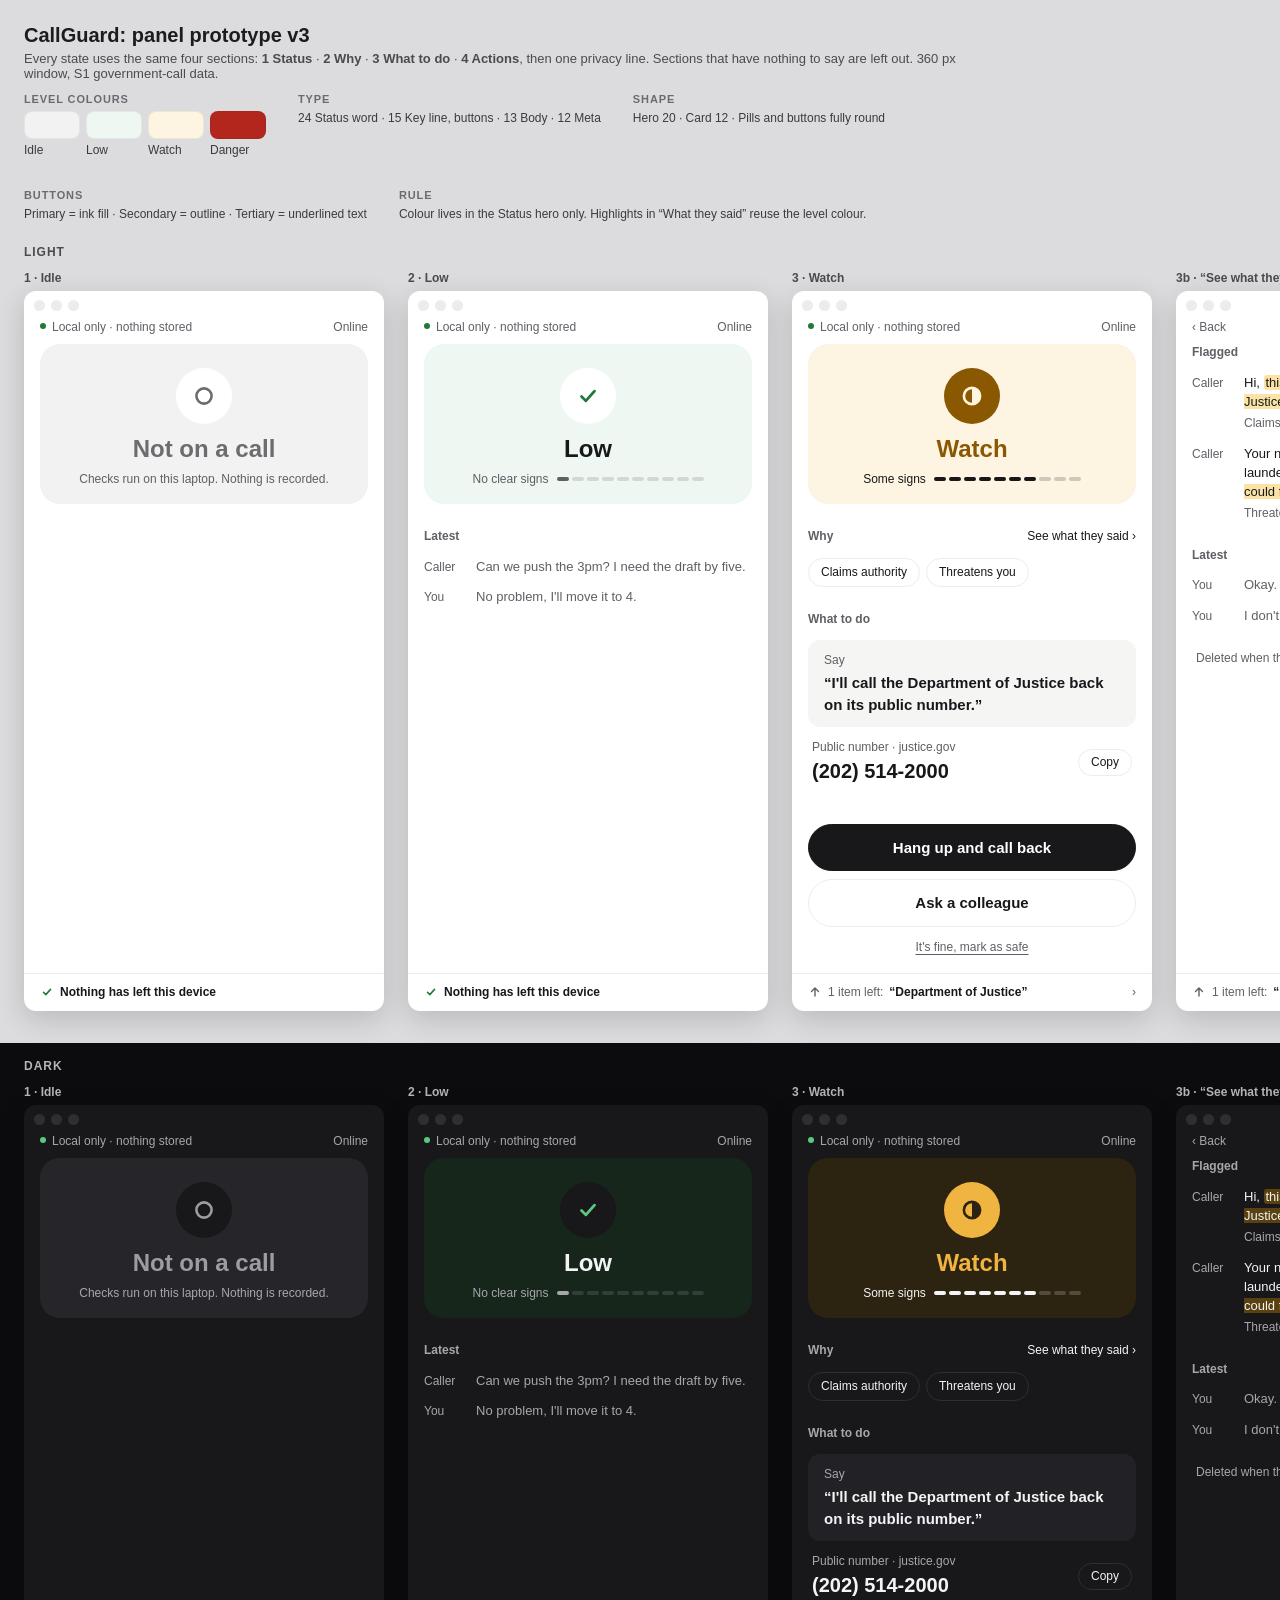
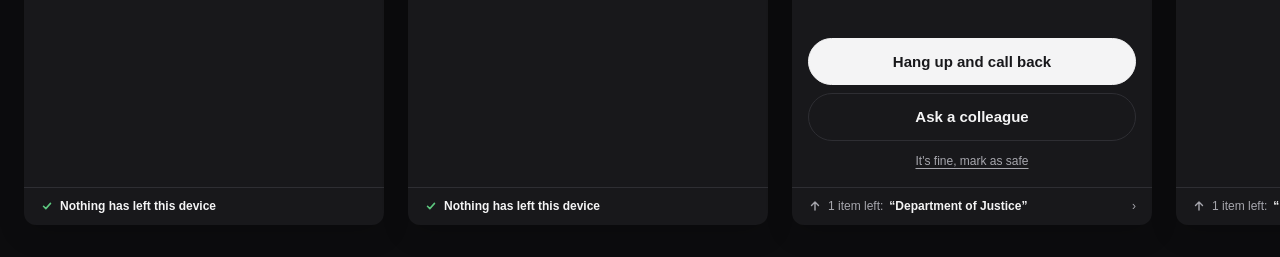
<file: ui/dev/prototype.html>
<!doctype html>
<html lang="en">
<head>
<meta charset="utf-8">
<meta name="viewport" content="width=device-width, initial-scale=1">
<title>CallGuard panel prototype</title>
<!--
  Static visual mock for sign-off (v3, not the app). No network.
  Every state uses the same four sections, top to bottom:
    1 Status   2 Why   3 What to do   4 Actions
  plus one muted privacy line at the very bottom.
-->
<style>
/* ================= tokens ================= */
:root, .light {
  --bg: #ffffff;
  --sunken: #f5f5f4;
  --text: #18181b;
  --muted: #5f5f66;
  --line: #ececee;
  --low: #1d7a3b;      --low-tint: #eef7f1;
  --watch: #8a5800;    --watch-tint: #fdf4e1;  --watch-mark: #fbe3a6;
  --danger: #b3261e;   --danger-tint: #fdeeed; --danger-mark: #f8cfcb; --danger-hero: #b3261e;
  --idle: #6b6b70;     --idle-tint: #f2f2f3;
  --on-strong: #ffffff;
  --primary: #18181b;  --on-primary: #ffffff;   /* primary pill is ink, not a hue */
  --focus: #0a64d6;
  --r-pill: 999px; --r-card: 12px; --r-hero: 20px;
  --s1: 4px; --s2: 8px; --s3: 12px; --s4: 16px; --s5: 24px;
  --t-hero: 24px; --t-key: 15px; --t-body: 13px; --t-meta: 12px;
  --font: -apple-system, BlinkMacSystemFont, "Helvetica Neue", sans-serif;
  color-scheme: light;
}
.dark {
  --bg: #18181b;
  --sunken: #222226;
  --text: #f4f4f5;
  --muted: #a6a6ad;
  --line: #2e2e33;
  --low: #5cc77f;      --low-tint: #16261b;
  --watch: #f0b440;    --watch-tint: #2c2310;  --watch-mark: #5a4210;
  --danger: #ff7a70;   --danger-tint: #33181a; --danger-mark: #6b2622; --danger-hero: #b8312a;
  --idle: #9c9ca3;     --idle-tint: #26262a;
  --primary: #f4f4f5;  --on-primary: #18181b;
  --focus: #7ab0ff;
  color-scheme: dark;
}

/* ================= page holding the mocks ================= */
* { box-sizing: border-box; }
body { margin: 0; font-family: var(--font); background: #dcdcdf; color: #1c1c1e; }
.page-head { padding: 24px 24px 8px; }
.page-head h1 { font-size: 20px; margin: 0 0 4px; }
.page-head p { margin: 0; font-size: 13px; color: #4a4a50; max-width: 980px; }
.row { padding: 16px 24px 32px; }
.row > h2 { font-size: 12px; text-transform: uppercase; letter-spacing: .08em; color: #4a4a50; margin: 0 0 12px; }
.dark-row { background: #0c0c0e; }
.dark-row > h2, .dark-row .label { color: #b4b4ba !important; }
.strip { display: flex; gap: 24px; align-items: flex-start; }
.label { font-size: 12px; font-weight: 600; color: #4a4a50; margin-bottom: 6px; }

/* ================= window ================= */
.win {
  width: 360px; height: 720px; position: relative; overflow: hidden;
  background: var(--bg); color: var(--text); font: var(--t-body)/1.45 var(--font);
  border-radius: 12px; box-shadow: 0 8px 28px rgba(0,0,0,.16);
  display: flex; flex-direction: column;
}
.chrome { flex: none; height: 28px; display: flex; gap: 6px; align-items: center; padding: 0 10px; }
.chrome i { width: 11px; height: 11px; border-radius: 50%; background: var(--line); }
svg { display: block; }

.top { flex: none; display: flex; justify-content: space-between; padding: 0 var(--s4) var(--s2); font-size: var(--t-meta); color: var(--muted); }
.top .d { display: inline-block; width: 6px; height: 6px; border-radius: 50%; background: var(--low); margin-right: 6px; vertical-align: 2px; }
.top .off { color: var(--text); font-weight: 600; }
.top .off .d { background: var(--idle); }

.scroll { flex: 1; overflow: hidden; display: flex; flex-direction: column; gap: var(--s5); padding: 0 var(--s4); }

/* ---------- 1 STATUS (hero) ---------- */
.hero { border-radius: var(--r-hero); padding: var(--s5) var(--s4) var(--s4); text-align: center; background: var(--idle-tint); }
.hero .ic { width: 56px; height: 56px; border-radius: 50%; margin: 0 auto var(--s3); display: grid; place-items: center; }
.hero h2 { margin: 0; font-size: var(--t-hero); line-height: 1.1; font-weight: 700; }
.hero .sig { margin-top: var(--s2); font-size: var(--t-meta); color: var(--muted); display: flex; justify-content: center; align-items: center; gap: var(--s2); }
.bar { display: inline-flex; gap: 3px; }
.bar i { width: 12px; height: 4px; border-radius: 2px; background: currentColor; opacity: .2; }
.bar i.on { opacity: 1; }
.hero .lock { margin: var(--s3) auto 0; display: inline-flex; gap: 6px; align-items: center; font-size: var(--t-meta); font-weight: 600; padding: 4px 12px; border-radius: var(--r-pill); background: rgba(255,255,255,.18); }
.hero .lock time { font-variant-numeric: tabular-nums; }

.lv-idle .ic { background: var(--bg); color: var(--idle); }
.lv-idle h2 { color: var(--idle); font-weight: 600; }
.lv-low { background: var(--low-tint); }
.lv-low .ic { background: var(--bg); color: var(--low); }
.lv-low .sig { color: var(--low); }
.lv-low .sig span { color: var(--muted); }
.lv-watch { background: var(--watch-tint); }
.lv-watch .ic { background: var(--watch); color: var(--watch-tint); }
.lv-watch h2, .lv-watch .sig { color: var(--watch); }
.lv-watch .sig span { color: var(--text); }
.lv-danger { background: var(--danger-hero); color: var(--on-strong); }
.lv-danger .ic { background: rgba(255,255,255,.16); color: var(--on-strong); }
.lv-danger .sig { color: var(--on-strong); }

/* ---------- section label ---------- */
.sec { display: flex; flex-direction: column; gap: var(--s3); }
.sec > h3 { margin: 0; font-size: var(--t-meta); font-weight: 600; color: var(--muted); display: flex; justify-content: space-between; }
.sec > h3 a { font-weight: 400; color: var(--text); text-decoration: none; }

/* ---------- 2 WHY ---------- */
.pills { display: flex; flex-wrap: wrap; gap: 6px; }
.pill { font: inherit; font-size: var(--t-meta); padding: 5px 12px; min-height: 28px; border-radius: var(--r-pill); border: 1px solid var(--line); background: var(--bg); color: var(--text); }
.pill.rule { border-color: transparent; background: var(--danger-tint); color: var(--text); }
.said { display: flex; flex-direction: column; gap: var(--s3); }
.ln { display: grid; grid-template-columns: 44px 1fr; gap: var(--s2); }
.ln .who { font-size: var(--t-meta); color: var(--muted); padding-top: 1px; }
.ln p { margin: 0; }
.ln.dim p { color: var(--muted); }
mark { color: inherit; border-radius: 3px; padding: 0 2px; }
.watch-ctx mark { background: var(--watch-mark); }
.danger-ctx mark { background: var(--danger-mark); }
.tags { display: flex; flex-wrap: wrap; gap: 4px 10px; margin-top: 4px; font-size: var(--t-meta); color: var(--muted); }
.tags .r { color: var(--danger); font-weight: 600; }

/* ---------- 3 WHAT TO DO ---------- */
.say { background: var(--sunken); border-radius: var(--r-card); padding: var(--s3) var(--s4); }
.say small { display: block; font-size: var(--t-meta); color: var(--muted); margin-bottom: 2px; }
.say q { font-size: var(--t-key); font-weight: 600; quotes: "“" "”"; }
.num { display: flex; justify-content: space-between; align-items: center; padding: 0 var(--s1); }
.num small { display: block; font-size: var(--t-meta); color: var(--muted); }
.num b { font-size: 20px; font-variant-numeric: tabular-nums; }
.num .copy { font: inherit; font-size: var(--t-meta); border: 1px solid var(--line); background: var(--bg); color: var(--text); border-radius: var(--r-pill); padding: 4px 12px; }
.note { font-size: var(--t-meta); color: var(--muted); padding: 0 var(--s1); }

/* ---------- 4 ACTIONS ---------- */
.actions { flex: none; padding: var(--s4) var(--s4) var(--s3); display: flex; flex-direction: column; align-items: center; gap: var(--s2); }
.btn { font: inherit; width: 100%; border-radius: var(--r-pill); padding: 12px 20px; font-size: var(--t-key); font-weight: 600; border: 1px solid var(--line); background: var(--bg); color: var(--text); }
.btn.primary { background: var(--primary); border-color: var(--primary); color: var(--on-primary); }
.btn.focus { outline: 2px solid var(--focus); outline-offset: 3px; }
.text-btn { font: inherit; font-size: var(--t-meta); color: var(--muted); background: none; border: 0; padding: 4px; text-decoration: underline; text-underline-offset: 3px; }
.safe { width: 100%; display: flex; align-items: center; gap: var(--s2); font-size: var(--t-meta); color: var(--muted); justify-content: center; }
.safe input { font: inherit; width: 64px; padding: 4px 8px; border: 1px solid var(--line); border-radius: var(--r-pill); background: var(--bg); color: var(--text); text-align: center; letter-spacing: .12em; }
.safe .hold { position: relative; overflow: hidden; font: inherit; font-size: var(--t-meta); padding: 4px 12px; border-radius: var(--r-pill); border: 1px solid var(--line); background: var(--bg); color: var(--text); }
.safe .hold::before { content: ""; position: absolute; inset: 0 auto 0 0; width: 40%; background: var(--low-tint); }
.safe .hold span { position: relative; }

/* ---------- privacy line ---------- */
.priv { flex: none; border-top: 1px solid var(--line); padding: 10px var(--s4); font-size: var(--t-meta); color: var(--muted); display: flex; align-items: center; gap: 6px; }
.priv .ok { color: var(--low); }
.priv b { color: var(--text); font-weight: 600; }
.priv .go { margin-left: auto; }

.banner { flex: none; margin: 0 var(--s4) var(--s3); padding: 6px 12px; border-radius: var(--r-pill); background: var(--sunken); font-size: var(--t-meta); text-align: center; }

/* ================= system sheet ================= */
.sheet { display: flex; gap: 32px; flex-wrap: wrap; padding: 4px 24px 8px; font-size: 12px; color: #3a3a40; }
.sheet h4 { margin: 0 0 6px; font-size: 11px; text-transform: uppercase; letter-spacing: .08em; color: #6a6a70; }
.sw { display: flex; gap: 6px; }
.sw div { width: 56px; }
.sw span { display: block; height: 28px; border-radius: 8px; margin-bottom: 4px; border: 1px solid rgba(0,0,0,.06); }
</style>
</head>
<body>

<svg width="0" height="0" style="position:absolute">
  <symbol id="i-idle" viewBox="0 0 24 24"><circle cx="12" cy="12" r="7" fill="none" stroke="currentColor" stroke-width="2.4"/></symbol>
  <symbol id="i-low" viewBox="0 0 24 24"><path d="M6 12.5l4 4 8-9" fill="none" stroke="currentColor" stroke-width="2.6" stroke-linecap="round" stroke-linejoin="round"/></symbol>
  <symbol id="i-watch" viewBox="0 0 24 24"><circle cx="12" cy="12" r="7.5" fill="none" stroke="currentColor" stroke-width="2.4"/><path d="M12 4.5a7.5 7.5 0 0 1 0 15z" fill="currentColor"/></symbol>
  <symbol id="i-danger" viewBox="0 0 24 24"><path d="M12 3.5L22 20H2z" fill="none" stroke="currentColor" stroke-width="2.2" stroke-linejoin="round"/><path d="M12 10v4.5" stroke="currentColor" stroke-width="2.4" stroke-linecap="round"/><circle cx="12" cy="17.3" r="1.3" fill="currentColor"/></symbol>
  <symbol id="i-up" viewBox="0 0 24 24"><path d="M12 19V6M6 11l6-6 6 6" fill="none" stroke="currentColor" stroke-width="2.4" stroke-linecap="round" stroke-linejoin="round"/></symbol>
</svg>

<div class="page-head">
  <h1>CallGuard: panel prototype v3</h1>
  <p>Every state uses the same four sections: <b>1 Status</b> · <b>2 Why</b> · <b>3 What to do</b> · <b>4 Actions</b>, then one privacy line. Sections that have nothing to say are left out. 360 px window, S1 government-call data.</p>
</div>

<div class="sheet">
  <div><h4>Level colours</h4><div class="sw">
    <div><span style="background:#f2f2f3"></span>Idle</div>
    <div><span style="background:#eef7f1"></span>Low</div>
    <div><span style="background:#fdf4e1"></span>Watch</div>
    <div><span style="background:#b3261e"></span>Danger</div>
  </div></div>
  <div><h4>Type</h4>24 Status word · 15 Key line, buttons · 13 Body · 12 Meta</div>
  <div><h4>Shape</h4>Hero 20 · Card 12 · Pills and buttons fully round</div>
  <div><h4>Buttons</h4>Primary = ink fill · Secondary = outline · Tertiary = underlined text</div>
  <div><h4>Rule</h4>Colour lives in the Status hero only. Highlights in “What they said” reuse the level colour.</div>
</div>

<template id="strip">
<div class="strip">

  <!-- 1 IDLE -->
  <div><div class="label">1 · Idle</div>
  <div class="win">
    <div class="chrome"><i></i><i></i><i></i></div>
    <div class="top"><span><span class="d"></span>Local only · nothing stored</span><span>Online</span></div>
    <div class="scroll">
      <div class="hero lv-idle"><div class="ic"><svg width="26" height="26"><use href="#i-idle"/></svg></div><h2>Not on a call</h2>
        <div class="sig">Checks run on this laptop. Nothing is recorded.</div></div>
    </div>
    <div class="priv"><svg class="ok" width="14" height="14"><use href="#i-low"/></svg><b>Nothing has left this device</b></div>
  </div></div>

  <!-- 2 LOW -->
  <div><div class="label">2 · Low</div>
  <div class="win">
    <div class="chrome"><i></i><i></i><i></i></div>
    <div class="top"><span><span class="d"></span>Local only · nothing stored</span><span>Online</span></div>
    <div class="scroll">
      <div class="hero lv-low"><div class="ic"><svg width="26" height="26"><use href="#i-low"/></svg></div><h2>Low</h2>
        <div class="sig"><span>No clear signs</span><span class="bar"><i class="on"></i><i></i><i></i><i></i><i></i><i></i><i></i><i></i><i></i><i></i></span></div></div>
      <div class="sec"><h3>Latest</h3>
        <div class="said">
          <div class="ln dim"><span class="who">Caller</span><p>Can we push the 3pm? I need the draft by five.</p></div>
          <div class="ln dim"><span class="who">You</span><p>No problem, I'll move it to 4.</p></div>
        </div>
      </div>
    </div>
    <div class="priv"><svg class="ok" width="14" height="14"><use href="#i-low"/></svg><b>Nothing has left this device</b></div>
  </div></div>

  <!-- 3 WATCH -->
  <div><div class="label">3 · Watch</div>
  <div class="win watch-ctx">
    <div class="chrome"><i></i><i></i><i></i></div>
    <div class="top"><span><span class="d"></span>Local only · nothing stored</span><span>Online</span></div>
    <div class="scroll">
      <div class="hero lv-watch"><div class="ic"><svg width="26" height="26"><use href="#i-watch"/></svg></div><h2>Watch</h2>
        <div class="sig"><span>Some signs</span><span class="bar"><i class="on"></i><i class="on"></i><i class="on"></i><i class="on"></i><i class="on"></i><i class="on"></i><i class="on"></i><i></i><i></i><i></i></span></div></div>

      <div class="sec"><h3>Why <a href="#">See what they said ›</a></h3>
        <div class="pills"><span class="pill">Claims authority</span><span class="pill">Threatens you</span></div>
      </div>

      <div class="sec"><h3>What to do</h3>
        <div class="say"><small>Say</small><q>I'll call the Department of Justice back on its public number.</q></div>
        <div class="num"><div><small>Public number · justice.gov</small><b>(202) 514-2000</b></div><button class="copy">Copy</button></div>
      </div>
    </div>
    <div class="actions">
      <button class="btn primary">Hang up and call back</button>
      <button class="btn">Ask a colleague</button>
      <button class="text-btn">It's fine, mark as safe</button>
    </div>
    <div class="priv"><svg width="14" height="14"><use href="#i-up"/></svg>1 item left: <b>“Department of Justice”</b><span class="go">›</span></div>
  </div></div>

  <!-- 3b WATCH: WHAT THEY SAID -->
  <div><div class="label">3b · “See what they said”</div>
  <div class="win watch-ctx">
    <div class="chrome"><i></i><i></i><i></i></div>
    <div class="top"><span>‹ Back</span><span>Last 3 lines + flagged lines</span></div>
    <div class="scroll">
      <div class="sec"><h3>Flagged</h3>
        <div class="said">
          <div class="ln"><span class="who">Caller</span><div><p>Hi, <mark>this is Officer Chen from the Department of Justice</mark>.</p><div class="tags"><span>Claims authority</span></div></div></div>
          <div class="ln"><span class="who">Caller</span><div><p>Your name came up in the Harmon money-laundering case. <mark>You're under investigation and could face extradition.</mark></p><div class="tags"><span>Threatens you</span></div></div></div>
        </div>
      </div>
      <div class="sec"><h3>Latest</h3>
        <div class="said">
          <div class="ln dim"><span class="who">You</span><p>Okay. What is this about?</p></div>
          <div class="ln dim"><span class="who">You</span><p>I don't understand, what case?</p></div>
        </div>
      </div>
      <div class="note">Deleted when the call ends. Never saved or sent.</div>
    </div>
    <div class="priv"><svg width="14" height="14"><use href="#i-up"/></svg>1 item left: <b>“Department of Justice”</b><span class="go">›</span></div>
  </div></div>

  <!-- 4 DANGER -->
  <div><div class="label">4 · Danger + typing paused</div>
  <div class="win danger-ctx">
    <div class="chrome"><i></i><i></i><i></i></div>
    <div class="scroll" style="padding-top:4px">
      <div class="hero lv-danger"><div class="ic"><svg width="28" height="28"><use href="#i-danger"/></svg></div><h2>Stop and verify</h2>
        <div class="sig">Strong signs <span class="bar"><i class="on"></i><i class="on"></i><i class="on"></i><i class="on"></i><i class="on"></i><i class="on"></i><i class="on"></i><i class="on"></i><i class="on"></i><i class="on"></i></span></div>
        <div class="lock">🔒 Typing paused <time>1:54</time></div></div>

      <div class="sec"><h3>Why <a href="#">See what they said ›</a></h3>
        <div class="pills"><span class="pill">Threatens you</span><span class="pill">Keep it secret</span><span class="pill">Asks for bank details</span><span class="pill rule">Breaks 2 firm rules</span></div>
      </div>

      <div class="sec"><h3>What to do</h3>
        <div class="say"><small>Say</small><q>I don't give bank details by phone. I'll call you back.</q></div>
        <div class="num"><div><small>Real number · justice.gov</small><b>(202) 514-2000</b></div><button class="copy">Copy</button></div>
      </div>
    </div>
    <div class="actions">
      <button class="btn primary focus">Hang up and call back</button>
      <button class="btn">Ask a colleague</button>
      <div class="safe">Verified? Type <input value="SAF" aria-label="Type SAFE"><button class="hold"><span>Hold 3 s</span></button></div>
    </div>
  </div></div>

  <!-- 4b DANGER: WHAT THEY SAID -->
  <div><div class="label">4b · Danger · what they said</div>
  <div class="win danger-ctx">
    <div class="chrome"><i></i><i></i><i></i></div>
    <div class="top"><span>‹ Back</span><span>Flagged lines this call</span></div>
    <div class="scroll">
      <div class="sec"><h3>Flagged</h3>
        <div class="said">
          <div class="ln"><span class="who">Caller</span><div><p><mark>You're under investigation and could face extradition.</mark></p><div class="tags"><span>Threatens you</span></div></div></div>
          <div class="ln"><span class="who">Caller</span><div><p>This is confidential. <mark>Do not tell your colleagues or your firm</mark>, or it will be treated as obstruction.</p><div class="tags"><span>Keep it secret</span><span class="r">Breaks: No one at this firm will ask you to keep a call secret</span></div></div></div>
          <div class="ln"><span class="who">Caller</span><div><p>To clear your name <mark>I need to verify your bank account number and routing number</mark>.</p><div class="tags"><span>Asks for bank details</span><span class="r">Breaks: Government agencies do not ask for payment or bank details by phone</span></div></div></div>
        </div>
      </div>
      <div class="note">Deleted when the call ends. Never saved or sent.</div>
    </div>
    <div class="actions">
      <button class="btn primary">Hang up and call back</button>
    </div>
  </div></div>

  <!-- 5 AFTER HANG UP -->
  <div><div class="label">5 · After “Hang up and call back”</div>
  <div class="win">
    <div class="chrome"><i></i><i></i><i></i></div>
    <div class="scroll" style="padding-top:4px">
      <div class="hero lv-danger"><div class="ic"><svg width="28" height="28"><use href="#i-danger"/></svg></div><h2>Hang up now</h2>
        <div class="sig">Typing is back on</div></div>
      <div class="sec"><h3>What to do</h3>
        <div class="say"><small>Then call back on</small><q style="quotes:none;font-size:26px;font-variant-numeric:tabular-nums">(202) 514-2000</q><div class="note" style="padding:4px 0 0">Department of Justice · justice.gov</div></div>
        <div class="note">Don't use any number the caller gave you.</div>
      </div>
    </div>
    <div class="actions">
      <button class="btn primary">Copy number</button>
    </div>
  </div></div>

  <!-- 6 OFFLINE -->
  <div><div class="label">6 · Wi-Fi off</div>
  <div class="win watch-ctx">
    <div class="chrome"><i></i><i></i><i></i></div>
    <div class="top"><span><span class="d"></span>Local only · nothing stored</span><span class="off"><span class="d"></span>Offline</span></div>
    <div class="scroll">
      <div class="hero lv-watch"><div class="ic"><svg width="26" height="26"><use href="#i-watch"/></svg></div><h2>Watch</h2>
        <div class="sig"><span>Some signs</span><span class="bar"><i class="on"></i><i class="on"></i><i class="on"></i><i class="on"></i><i class="on"></i><i class="on"></i><i class="on"></i><i></i><i></i><i></i></span></div></div>
      <div class="sec"><h3>Why <a href="#">See what they said ›</a></h3>
        <div class="pills"><span class="pill">Claims authority</span><span class="pill">Threatens you</span></div>
      </div>
      <div class="sec"><h3>What to do</h3>
        <div class="say"><small>Say</small><q>I'll call the Department of Justice back on its public number.</q></div>
        <div class="note">Offline, so the number wasn't looked up. Use the one on file.</div>
      </div>
    </div>
    <div class="actions">
      <button class="btn primary">Hang up and call back</button>
      <button class="btn">Ask a colleague</button>
      <button class="text-btn">It's fine, mark as safe</button>
    </div>
    <div class="priv"><svg class="ok" width="14" height="14"><use href="#i-low"/></svg><b>Nothing has left this device</b><span class="go">1 skipped ›</span></div>
  </div></div>

  <!-- 7 MODEL DOWN -->
  <div><div class="label">7 · Local model down</div>
  <div class="win">
    <div class="chrome"><i></i><i></i><i></i></div>
    <div class="top"><span><span class="d"></span>Local only · nothing stored</span><span>Online</span></div>
    <div class="banner">Basic checks only · local model unavailable</div>
    <div class="scroll">
      <div class="hero lv-low"><div class="ic"><svg width="26" height="26"><use href="#i-low"/></svg></div><h2>Low</h2>
        <div class="sig"><span>No clear signs</span><span class="bar"><i></i><i></i><i></i><i></i><i></i><i></i><i></i><i></i><i></i><i></i></span></div></div>
      <div class="sec"><h3>Latest</h3>
        <div class="said"><div class="ln dim"><span class="who">Caller</span><p>Hi, this is Officer Chen from the Department of Justice.</p></div></div>
      </div>
    </div>
    <div class="priv"><svg class="ok" width="14" height="14"><use href="#i-low"/></svg><b>Nothing has left this device</b></div>
  </div></div>

</div>
</template>

<section class="row light"><h2>Light</h2><div class="slot"></div></section>
<section class="row dark dark-row"><h2>Dark</h2><div class="slot"></div></section>

<script>
  const t = document.getElementById("strip");
  document.querySelectorAll(".slot").forEach((s) => s.appendChild(t.content.cloneNode(true)));
</script>
</body>
</html>
</file>
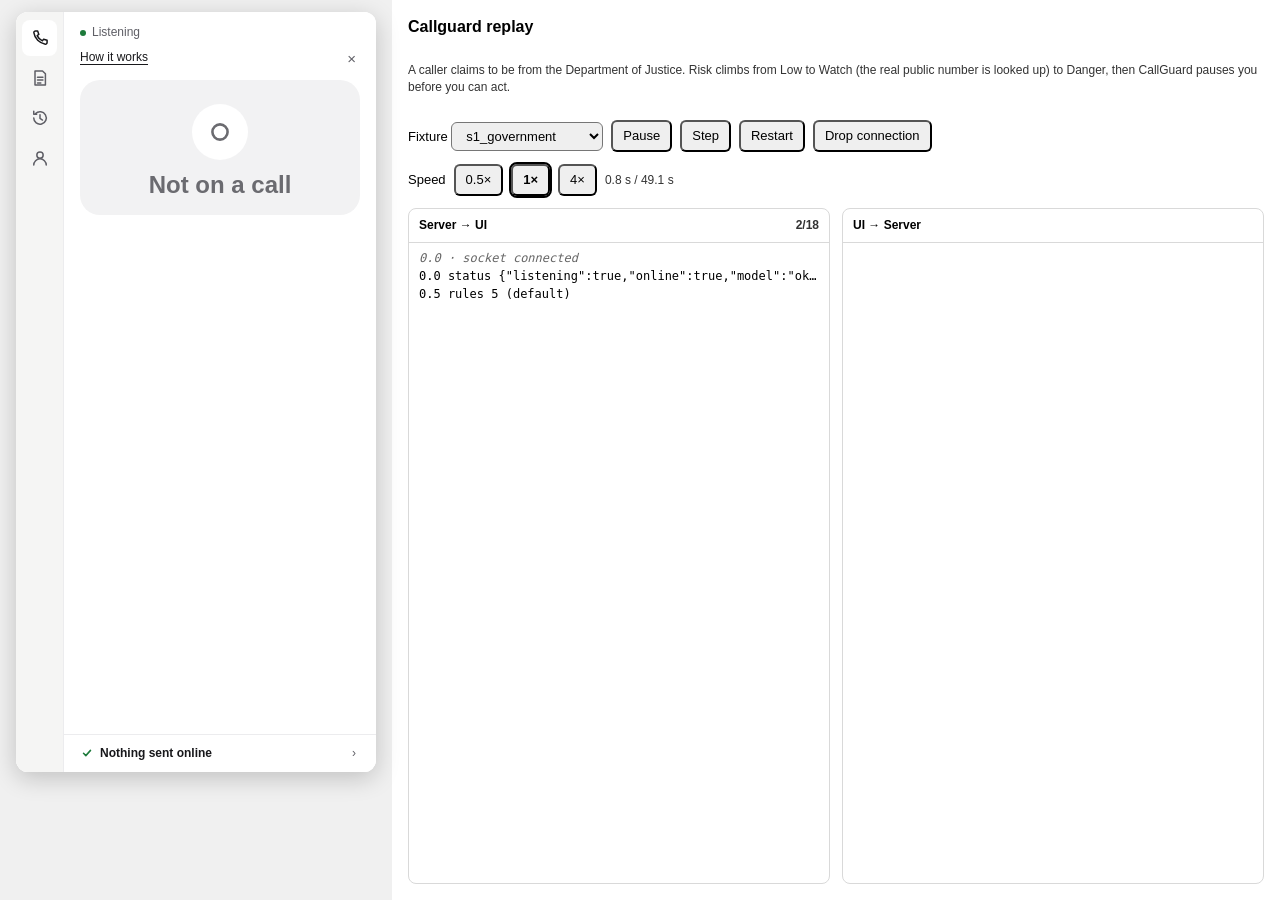
<file: ui/dev/replay.html>
<!doctype html>
<html lang="en">
<head>
<meta charset="utf-8">
<meta name="viewport" content="width=device-width, initial-scale=1">
<title>Callguard replay</title>
<!--
  Dev harness (UI-8). Serve ui/ and open /dev/replay.html:
      cd ui && python3 -m http.server 8080
      open http://localhost:8080/dev/replay.html
  Optional query: ?f=s1_government&speed=4&autoplay=0
  Recording mode (backup video, ui/DEMO.md):
      ?clean=1&f=s1_government,offline&exit=colleague
  public=1 hides the test notes and the fixture picker (judge demo page);
  clean=1 hides these controls; f= plays a comma list back to back (gap=4 s,
  with a title card); exit=colleague clicks that exit exit_after=4 s
  after the pause locks.
  No Server, no Ollama, no network.
-->
<style>
  :root { --font: -apple-system, BlinkMacSystemFont, "Helvetica Neue", sans-serif; color-scheme: light dark; }
  * { box-sizing: border-box; }
  body { margin: 0; font: 13px/1.4 var(--font); background: Canvas; color: CanvasText; display: flex; height: 100vh; }
  .stage { flex: none; width: 392px; padding: 12px 16px; background: color-mix(in srgb, CanvasText 6%, Canvas); display: flex; justify-content: center; }
  iframe { width: 360px; height: calc(100vh - 24px); max-height: 760px; border: 0; border-radius: 12px; background: Canvas; box-shadow: 0 6px 24px rgba(0,0,0,.2); }
  .side { flex: 1; padding: 16px; display: flex; flex-direction: column; gap: 12px; min-width: 0; overflow: hidden; }
  h1 { font-size: 16px; margin: 0; }
  .controls { display: flex; flex-wrap: wrap; gap: 8px; align-items: center; }
  select, button { font: inherit; padding: 5px 10px; border-radius: 6px; }
  button:focus-visible, select:focus-visible { outline: 2px solid Highlight; outline-offset: 2px; }
  .speed button[aria-pressed="true"] { font-weight: 700; outline: 2px solid currentColor; }
  .meta { font-size: 12px; opacity: .8; }
  .clock { font-variant-numeric: tabular-nums; }
  .logs { display: grid; grid-template-columns: minmax(0, 1fr) minmax(0, 1fr); gap: 12px; flex: 1; min-height: 0; }
  .log { display: flex; flex-direction: column; min-height: 0; border: 1px solid color-mix(in srgb, CanvasText 15%, Canvas); border-radius: 8px; }
  .log h2 { font-size: 12px; margin: 0; padding: 8px 10px; border-bottom: 1px solid color-mix(in srgb, CanvasText 15%, Canvas); display: flex; justify-content: space-between; }
  .log ol { list-style: none; margin: 0; padding: 6px 10px; overflow: auto; font: 12px/1.5 ui-monospace, Menlo, monospace; flex: 1; }
  .log li { white-space: nowrap; overflow: hidden; text-overflow: ellipsis; }
  .log li.drop { opacity: .5; text-decoration: line-through; }
  .log li.sys { opacity: .6; font-style: italic; }
  .sent li { font-weight: 600; }
  .stage { position: relative; }
  .card { position: absolute; left: 50%; bottom: 48px; transform: translateX(-50%); margin: 0; padding: 12px 20px; border-radius: 12px; background: rgba(0,0,0,.82); color: #fff; font-size: 17px; font-weight: 600; white-space: nowrap; }
  /* public=1 (judge demo page): hide the test notes, file-name picker and Drop connection; the page has its own scenario buttons. */
  body.public #desc, body.public .pick, body.public #drop { display: none; }
  body.clean { background: #e9e9ec; }
  body.clean .side { display: none; }
  body.clean .stage { flex: 1; background: transparent; align-items: flex-start; padding-top: 24px; }
  body.clean iframe { height: 760px; max-height: calc(100vh - 48px); }
  @media (prefers-color-scheme: dark) { body.clean { background: #0e0e10; } }
</style>
</head>
<body>
  <div class="stage">
    <iframe id="ui" title="Callguard UI under replay"></iframe>
    <p id="card" class="card" role="status" hidden></p>
  </div>
  <div class="side">
    <h1>Callguard replay</h1>
    <p id="desc" class="meta"></p>
    <div class="controls">
      <label class="pick">Fixture <select id="fixture"></select></label>
      <button id="play" type="button">Pause</button>
      <button id="step" type="button">Step</button>
      <button id="restart" type="button">Restart</button>
      <button id="drop" type="button" title="Close the socket; the UI should reconnect in 2 s">Drop connection</button>
    </div>
    <div class="controls speed" role="group" aria-label="Speed">
      Speed
      <button type="button" data-speed="0.5">0.5×</button>
      <button type="button" data-speed="1">1×</button>
      <button type="button" data-speed="4">4×</button>
      <span class="meta clock" id="clock"></span>
    </div>
    <div class="logs">
      <section class="log"><h2>Server → UI <span id="fed-n" class="meta"></span></h2><ol id="fed"></ol></section>
      <section class="log sent"><h2>UI → Server <span id="sent-n" class="meta"></span></h2><ol id="sent"></ol></section>
    </div>
  </div>
  <script type="module" src="replay.js"></script>
</body>
</html>
</file>
<file: ui/styles.css>
/* CallGuard panel styles. Design: ui/dev/prototype.html (v3, signed off).
   Every state uses the same order: Status, Why, What to do, Actions, then one
   privacy line. Colour lives in the Status hero only. */

/* ================= tokens ================= */
:root {
  --bg: #ffffff;
  --sunken: #f5f5f4;
  --text: #18181b;
  --muted: #5f5f66;
  --line: #ececee;
  --low: #1d7a3b;      --low-tint: #eef7f1;
  --watch: #8a5800;    --watch-tint: #fdf4e1;  --watch-mark: #fbe3a6;
  --danger: #b3261e;   --danger-tint: #fdeeed; --danger-mark: #f8cfcb; --danger-hero: #b3261e;
  --idle: #6b6b70;     --idle-tint: #f2f2f3;
  --on-strong: #ffffff;
  --primary: #18181b;  --on-primary: #ffffff;
  --focus: #0a64d6;

  --r-pill: 999px; --r-card: 12px; --r-hero: 20px;
  --s1: 4px; --s2: 8px; --s3: 12px; --s4: 16px; --s5: 24px;
  --t-hero: 24px; --t-key: 15px; --t-body: 13px; --t-meta: 12px;
  --font: -apple-system, BlinkMacSystemFont, "Helvetica Neue", sans-serif;
  --dur: 150ms;
  color-scheme: light dark;
}
@media (prefers-color-scheme: dark) {
  :root {
    --bg: #18181b;
    --sunken: #222226;
    --text: #f4f4f5;
    --muted: #a6a6ad;
    --line: #2e2e33;
    --low: #5cc77f;      --low-tint: #16261b;
    --watch: #f0b440;    --watch-tint: #2c2310;  --watch-mark: #5a4210;
    --danger: #ff7a70;   --danger-tint: #33181a; --danger-mark: #6b2622; --danger-hero: #b8312a;
    --idle: #9c9ca3;     --idle-tint: #26262a;
    --primary: #f4f4f5;  --on-primary: #18181b;
    --focus: #7ab0ff;
  }
}
@media (prefers-reduced-motion: reduce) {
  :root { --dur: 0ms; }
}

/* ================= base ================= */
* { box-sizing: border-box; }
html, body { margin: 0; height: 100%; }
body {
  background: var(--bg); color: var(--text);
  font: var(--t-body)/1.45 var(--font);
  min-width: 320px; overflow-x: hidden;
  -webkit-font-smoothing: antialiased;
}
[hidden] { display: none !important; }
button, input, summary { font: inherit; color: inherit; }
:focus-visible { outline: 2px solid var(--focus); outline-offset: 2px; }
svg { display: block; flex: none; }
.sr-only { position: absolute; width: 1px; height: 1px; overflow: hidden; clip: rect(0 0 0 0); white-space: nowrap; }

.panel { min-height: 100%; display: flex; flex-direction: column; }

/* ================= A header ================= */
.top {
  flex: none; display: flex; flex-wrap: wrap; justify-content: space-between; align-items: center; gap: 2px var(--s2);
  padding: var(--s3) var(--s4) var(--s2); font-size: var(--t-meta); color: var(--muted);
}
.top > span { display: inline-flex; align-items: center; gap: 6px; white-space: nowrap; }
.dot { width: 6px; height: 6px; border-radius: 50%; background: var(--low); }
.badge.off .dot, .net.off .dot { background: var(--idle); }
.net.off { color: var(--text); font-weight: 600; }
.net .pause { color: var(--muted); font-weight: 400; }

/* consent line (F0) */
.consent { flex: none; margin: 0 var(--s4) var(--s3); font-size: var(--t-meta); color: var(--muted); display: flex; gap: var(--s2); align-items: flex-start; }
.consent-body { flex: 1; }
.consent details { display: inline; }
.consent summary { display: inline; cursor: pointer; color: var(--text); text-decoration: underline; text-underline-offset: 3px; list-style: none; }
.consent summary::-webkit-details-marker { display: none; }
.consent details p { margin: var(--s2) 0 0; color: var(--text); }
.icon-btn { border: 0; background: none; color: var(--muted); padding: 2px 4px; border-radius: 4px; line-height: 1; font-size: 15px; cursor: pointer; }

/* ================= B banners ================= */
.banner { flex: none; margin: 0 var(--s4) var(--s3); padding: 6px var(--s3); border-radius: var(--r-pill); background: var(--sunken); font-size: var(--t-meta); text-align: center; }

/* ================= body ================= */
.body { flex: 1; display: flex; flex-direction: column; gap: var(--s5); padding: 0 var(--s4) var(--s4); }

/* C: status hero */
.hero { border-radius: var(--r-hero); padding: var(--s5) var(--s4) var(--s4); text-align: center; background: var(--idle-tint); transition: background-color var(--dur); }
.hero .ic { width: 56px; height: 56px; border-radius: 50%; margin: 0 auto var(--s3); display: grid; place-items: center; background: var(--bg); color: var(--idle); }
.hero h1 { margin: 0; font-size: var(--t-hero); line-height: 1.1; font-weight: 700; }
.hero .sub { margin: var(--s2) 0 0; font-size: var(--t-meta); color: var(--muted); display: flex; justify-content: center; align-items: center; gap: var(--s2); }
.lv-low .sub { color: var(--low); }
.lv-low .sub #hero-words { color: var(--muted); }
.lv-watch .sub { color: var(--watch); }
.lv-watch .sub #hero-words { color: var(--text); }

.lv-idle h1 { color: var(--idle); font-weight: 600; }
.lv-low { background: var(--low-tint); }
.lv-low .ic { color: var(--low); }
.lv-watch { background: var(--watch-tint); }
.lv-watch .ic { background: var(--watch); color: var(--watch-tint); }
.lv-watch h1 { color: var(--watch); }
.lv-danger { background: var(--danger-hero); color: var(--on-strong); }
.lv-danger .ic { background: rgba(255, 255, 255, .16); color: var(--on-strong); }
.lv-danger .sub { color: var(--on-strong); }

/* section label (Why / What to do / Latest) */
.sec { display: flex; flex-direction: column; gap: var(--s3); }
.sec h2 { margin: 0; font-size: var(--t-meta); font-weight: 600; color: var(--muted); display: flex; justify-content: space-between; align-items: baseline; gap: var(--s2); }
.link { border: 0; background: none; padding: 2px 0; font-size: var(--t-meta); font-weight: 400; color: var(--text); cursor: pointer; border-radius: 4px; }
.link.back { font-weight: 600; }

/* D: why */
.reason { margin: 0; white-space: nowrap; overflow: hidden; text-overflow: ellipsis; border-radius: 4px; }
.reason:hover, .reason:focus { white-space: normal; }
.reason.grey { color: var(--muted); }
.pills { display: flex; flex-wrap: wrap; gap: 6px; }
.pills:empty { display: none; }
.pill { font-size: var(--t-meta); padding: 5px 12px; min-height: 28px; border-radius: var(--r-pill); border: 1px solid var(--line); background: var(--bg); color: var(--text); }
button.pill { cursor: pointer; }
.pill[aria-expanded="true"] { border-color: currentColor; }
.lv-ctx-watch .pill[aria-expanded="true"] { background: var(--watch-tint); }
.lv-ctx-danger .pill[aria-expanded="true"] { background: var(--danger-tint); }
.quote { margin: 0; padding: var(--s2) var(--s3); background: var(--sunken); border-radius: var(--r-card); }
.quote small { display: block; font-size: var(--t-meta); color: var(--muted); }
.quote q { font-style: italic; }
.rules { list-style: none; margin: 0; padding: 0; display: flex; flex-direction: column; gap: 4px; font-size: var(--t-meta); }
.rules:empty { display: none; }
.rules b { color: var(--danger); }

/* What to do */
.say { background: var(--sunken); border-radius: var(--r-card); padding: var(--s3) var(--s4); }
.say small { display: block; font-size: var(--t-meta); color: var(--muted); margin-bottom: 2px; }
.say q { font-size: var(--t-key); font-weight: 600; }
.num { display: flex; justify-content: space-between; align-items: center; gap: var(--s2); padding: 0 var(--s1); }
.num small { display: block; font-size: var(--t-meta); color: var(--muted); }
.num b { font-size: 20px; font-variant-numeric: tabular-nums; }
.pill-btn { font-size: var(--t-meta); border: 1px solid var(--line); background: var(--bg); color: var(--text); border-radius: var(--r-pill); padding: 4px 12px; cursor: pointer; }
.note { margin: 0; font-size: var(--t-meta); color: var(--muted); padding: 0 var(--s1); }
.next { margin: 0; font-size: var(--t-meta); color: var(--text); padding: 0 var(--s1); }
.next:empty { display: none; }

/* flagged lines */
.flagged li { color: var(--text); }
.flagged .tags { display: flex; flex-wrap: wrap; gap: 2px 10px; margin-top: 4px; font-size: var(--t-meta); color: var(--muted); }
.flagged .tags .r { color: var(--danger); font-weight: 600; }
mark { color: inherit; border-radius: 3px; padding: 0 2px; background: var(--watch-mark); }
.lv-ctx-danger mark { background: var(--danger-mark); }

/* E: latest lines */
.said { display: flex; flex-direction: column; gap: var(--s2); margin: 0; padding: 0; list-style: none; }
.said li { display: grid; grid-template-columns: 44px 1fr; gap: var(--s2); color: var(--muted); }
.said .who { font-size: var(--t-meta); padding-top: 1px; font-weight: 600; color: var(--text); }
.said .who.you { font-weight: 400; color: var(--muted); }
/* Long lines wrap, at most 3 visual lines per chunk. */
.said .line { display: -webkit-box; -webkit-line-clamp: 3; -webkit-box-orient: vertical; overflow: hidden; }

/* G: actions */
.actions { display: flex; flex-direction: column; gap: var(--s2); margin-top: calc(-1 * var(--s3)); }

/* F: what left this device (T5) */
.priv { flex: none; border-top: 1px solid var(--line); font-size: var(--t-meta); color: var(--muted); position: sticky; bottom: 0; background: var(--bg); }
.priv-row { display: flex; align-items: center; gap: var(--s3); padding: 6px var(--s3) 6px var(--s2); transition: background-color var(--dur); }
.priv-row.flash { animation: eg-flash 300ms ease-out; }
@keyframes eg-flash { 0%, 40% { background: var(--watch-tint); } 100% { background: transparent; } }
@media (prefers-reduced-motion: reduce) { .priv-row.flash { animation: none; } }
.priv-btn { flex: 1; min-width: 0; display: flex; align-items: center; gap: 6px; border: 0; background: none; padding: 4px var(--s2); border-radius: 6px; text-align: left; color: var(--muted); cursor: pointer; }
.priv-btn #priv-text { color: var(--text); font-weight: 600; overflow: hidden; text-overflow: ellipsis; white-space: nowrap; }
.priv-btn .skipped { margin-left: auto; white-space: nowrap; }
.priv-btn .go { margin-left: auto; transition: transform var(--dur); }
.priv-btn .skipped:not(:empty) + .go { margin-left: 0; }
.priv-btn[aria-expanded="true"] .go { transform: rotate(90deg); }
.priv:has(.egress:not([hidden])) { box-shadow: 0 -8px 24px rgba(0, 0, 0, .12); }
.priv .ok { color: var(--low); }
.priv .end { flex: none; color: var(--text); text-decoration: underline; text-underline-offset: 3px; }

.egress { max-height: 45vh; overflow-y: auto; padding: var(--s3) var(--s4) var(--s2); display: flex; flex-direction: column; gap: var(--s2); }
.egress h2 { margin: 0; font-size: var(--t-meta); font-weight: 600; color: var(--muted); }
.egress h3 { margin: var(--s2) 0 0; font-size: var(--t-meta); font-weight: 400; color: var(--muted); }
.egress-empty { display: flex; align-items: center; gap: var(--s3); padding: var(--s3); border-radius: var(--r-card); background: var(--low-tint); }
.egress-empty b { color: var(--text); font-size: var(--t-body); }
.egress-empty p { margin: 2px 0 0; color: var(--muted); }
.eg-list { list-style: none; margin: 0; padding: 0; display: flex; flex-direction: column; gap: var(--s1); }
.eg-row { width: 100%; display: flex; flex-direction: column; gap: 2px; text-align: left; border: 1px solid var(--line); background: var(--bg); border-radius: 10px; padding: var(--s2) var(--s3); cursor: pointer; }
.eg-row .meta { display: flex; align-items: center; gap: var(--s2); color: var(--muted); font-variant-numeric: tabular-nums; }
.eg-row .host { overflow: hidden; text-overflow: ellipsis; white-space: nowrap; }
.eg-row .what { font-size: var(--t-body); color: var(--text); font-weight: 600; overflow-wrap: anywhere; }
.eg-row .what.blocked { font-weight: 400; }
.st { margin-left: auto; flex: none; padding: 1px 8px; border-radius: var(--r-pill); font-weight: 600; }
.st.ok { background: var(--low-tint); color: var(--low); }
.st.err { background: var(--danger-tint); color: var(--danger); }
.st.off { background: var(--idle-tint); color: var(--text); }
.eg-detail { margin: var(--s1) var(--s1) var(--s2); color: var(--text); }

/* ================= danger overlay (T6) ================= */
.btn { font: inherit; font-size: var(--t-key); font-weight: 600; min-height: 44px; width: 100%; padding: 10px var(--s4); border-radius: var(--r-pill); border: 1px solid var(--line); background: var(--bg); color: var(--text); cursor: pointer; }
.btn.primary { background: var(--primary); color: var(--on-primary); border-color: var(--primary); }

.overlay { position: fixed; inset: 0; z-index: 10; overflow-y: auto; background: var(--bg); display: flex; justify-content: center; }
.overlay:focus { outline: none; }
.ov-card { width: 100%; display: flex; flex-direction: column; gap: var(--s4); padding: var(--s4); }
.ov-hero { padding: var(--s5) var(--s4); }
.ov-hero h1 { font-size: var(--t-hero); }
.ov-lock { margin: var(--s3) 0 0; display: flex; flex-direction: column; gap: 4px; }
.ov-lock p { margin: 0; }
.ov-ask { font-size: var(--t-key); font-weight: 600; }
.ov-count { font-size: var(--t-meta); }
.ov-count time { font-variant-numeric: tabular-nums; font-weight: 700; }
.ov-soft { font-size: var(--t-meta); opacity: .9; }
.ov-body { display: flex; flex-direction: column; gap: var(--s3); }
.ov-claim { margin: 0; }
.ov-tactics { list-style: none; margin: 0; padding: 0; display: flex; flex-direction: column; gap: var(--s2); }
.ov-tactics li { display: flex; flex-direction: column; gap: 2px; padding-left: var(--s3); border-left: 3px solid var(--danger); }
.ov-tactics .t { font-weight: 600; }
.ov-tactics q { font-style: italic; color: var(--muted); }
.ov-verify { margin: 0; font-size: var(--t-meta); color: var(--muted); }
.ov-verify.has-num { font-size: var(--t-body); color: var(--text); font-weight: 600; font-variant-numeric: tabular-nums; }
.ov-next { margin: 0; padding: var(--s3) var(--s4); border-radius: var(--r-card); background: var(--danger-tint); font-weight: 600; }
.ov-foot { position: sticky; bottom: 0; margin: auto calc(-1 * var(--s4)) calc(-1 * var(--s4)); padding: var(--s3) var(--s4) var(--s2); background: var(--bg); border-top: 1px solid var(--line); display: flex; flex-direction: column; gap: var(--s2); }
.ov-exits { display: flex; flex-direction: column; gap: var(--s2); }
.ov-egress { margin: 0; display: flex; align-items: center; gap: 6px; font-size: var(--t-meta); color: var(--muted); }
.ov-egress .ok { color: var(--low); }
/* pywebview went wide: a centred card, not a full-screen takeover. */
@media (min-width: 701px) {
  .overlay { background: color-mix(in srgb, var(--bg) 70%, #000); align-items: flex-start; padding: var(--s5) var(--s4); }
  .ov-card { max-width: 720px; background: var(--bg); border-radius: var(--r-hero); box-shadow: 0 12px 40px rgba(0, 0, 0, .25); padding: var(--s5); }
  .ov-foot { margin: auto calc(-1 * var(--s5)) calc(-1 * var(--s5)); padding: var(--s3) var(--s5); border-radius: 0 0 var(--r-hero) var(--r-hero); }
  .ov-exits { flex-direction: row; flex-wrap: wrap; }
  .ov-exits .btn { flex: 1; }
  .ov-exits .safe { flex-basis: 100%; }
}

/* T7: exits */
.toast { margin: 0; padding: var(--s2) var(--s3); border-radius: var(--r-card); background: var(--sunken); font-size: var(--t-meta); display: flex; flex-direction: column; gap: 2px; }
.toast b { font-size: var(--t-body); }
.toast q { color: var(--text); }
.toast small { color: var(--muted); }
.safe { display: grid; grid-template-columns: auto 1fr auto; gap: var(--s2); align-items: center; margin-top: 2px; font-size: var(--t-meta); color: var(--muted); }
.safe input { width: 100%; }
.safe input { min-width: 0; font-size: var(--t-body); padding: 6px var(--s2); border: 1px solid var(--line); border-radius: 8px; background: var(--bg); color: var(--text); text-transform: uppercase; letter-spacing: .08em; }
.hold {
  --p: 0;
  font-size: var(--t-meta); font-weight: 600; padding: 6px 14px; min-height: 32px; border-radius: var(--r-pill); cursor: pointer;
  border: 1px solid var(--line); color: var(--text);
  background: linear-gradient(90deg, var(--low-tint) calc(var(--p) * 100%), var(--bg) 0);
  touch-action: none; user-select: none; -webkit-user-select: none;
}
.hold:disabled { cursor: not-allowed; color: var(--muted); }
@media (min-width: 701px) {
  .safe { grid-template-columns: auto 140px auto; justify-content: center; }
}

/* T8 polish */
.hero-btn { margin-top: var(--s3); font-size: var(--t-body); font-weight: 600; min-height: 36px; padding: 6px var(--s4); border-radius: var(--r-pill); border: 0; background: var(--on-strong); color: var(--danger-hero); cursor: pointer; }
.lv-danger .hero-btn:focus-visible { outline-color: var(--on-strong); }
.ov-exits .btn:not(.primary) { min-height: 36px; font-size: var(--t-body); }
/* Narrow window: a tighter red top so the signs and the way out both fit. */
@media (max-width: 700px) {
  .ov-card { gap: var(--s3); }
  .ov-hero { padding: var(--s4) var(--s3); }
  .ov-hero .ic { width: 40px; height: 40px; margin-bottom: var(--s2); }
  .ov-hero .ic svg { width: 22px; height: 22px; }
  .ov-hero h1 { font-size: 22px; }
  .ov-ask { font-size: var(--t-body); }
}
/* Wide window (pywebview full screen): keep the panel at a readable width. */
@media (min-width: 701px) {
  .panel { max-width: 560px; margin: 0 auto; border-left: 1px solid var(--line); border-right: 1px solid var(--line); }
}

/* T10: side buttons at Watch and the firm rules panel */
.actions .side-btns { display: flex; gap: var(--s2); width: 100%; }
.actions .toast { width: 100%; }
.btn.quiet { min-height: 36px; font-size: var(--t-body); font-weight: 600; }
.firm-rules summary { cursor: pointer; font-size: var(--t-meta); font-weight: 600; color: var(--muted); display: flex; justify-content: space-between; gap: var(--s2); list-style: none; border-radius: 4px; }
.firm-rules summary::-webkit-details-marker { display: none; }
.firm-rules summary::before { content: "›"; display: inline-block; width: 1em; transition: transform var(--dur); }
.firm-rules[open] summary::before { transform: rotate(90deg); }
.firm-rules summary #firm-rules-h { flex: 1; }
.hits-sum { color: var(--danger); }
.firm-list { list-style: none; margin: var(--s2) 0 0; padding: 0; display: flex; flex-direction: column; gap: var(--s2); font-size: var(--t-meta); }
.firm-list li { display: flex; justify-content: space-between; align-items: flex-start; gap: var(--s2); padding: var(--s2) var(--s3); border-radius: var(--r-card); background: var(--sunken); }
.firm-list li.off { color: var(--muted); }
.rule-badge { flex: none; padding: 1px 8px; border-radius: var(--r-pill); font-weight: 600; background: var(--danger-tint); color: var(--danger); white-space: nowrap; }
.rule-badge.muted { background: var(--idle-tint); color: var(--text); }

/* T11: after-call summary card */
.sum-card { border: 1px solid var(--line); border-left: 4px solid var(--watch); border-radius: var(--r-card); padding: var(--s3) var(--s4); display: flex; flex-direction: column; gap: var(--s2); }
.sum-card.lv-sum-danger { border-left-color: var(--danger); }
.sum-card p { margin: 0; }
.sum-kind { font-size: var(--t-key); font-weight: 600; }
.sum-line { font-size: var(--t-meta); color: var(--muted); }
.sum-btns { display: flex; gap: var(--s2); }
.sum-card .note { padding: 0; }

/* UI-16: recent public report line on the warning */
.ov-report { margin: 0; font-size: var(--t-meta); color: var(--text); }
.ov-report b { color: var(--danger); }

/* Header: one word, "Offline" only when it matters */
#hero-sub:has(#hero-words:empty) { display: none; }

/* ================= sidebar (Call / Firm rules / Emergency contacts) ================= */
.shell { min-height: 100%; display: flex; }
.shell > .panel { flex: 1; min-width: 0; }
.rail { flex: none; width: 48px; position: relative; z-index: 5; }
.rail-in {
  position: sticky; top: 0; height: 100vh; width: 48px; overflow: hidden;
  display: flex; flex-direction: column; gap: var(--s1); padding: var(--s2) 6px;
  background: var(--sunken); border-right: 1px solid var(--line);
}
.tabs { display: flex; flex-direction: column; gap: var(--s1); }
.rail-btn {
  position: relative; display: flex; align-items: center; gap: var(--s3);
  width: 100%; min-height: 36px; padding: 8px; border: 0; border-radius: 8px;
  background: none; color: var(--muted); cursor: pointer; text-align: left; white-space: nowrap;
}
.rail-btn:hover { background: var(--bg); color: var(--text); }
.rail-btn[aria-selected="true"] { background: var(--bg); color: var(--text); font-weight: 600; }
.tab-dot { position: absolute; top: 6px; left: 24px; width: 8px; height: 8px; border-radius: 50%; background: var(--watch); box-shadow: 0 0 0 2px var(--sunken); }
.tab-dot.lv-dot-danger { background: var(--danger); }
@media (min-width: 701px) {
  .shell { max-width: 608px; margin: 0 auto; }
  .shell .panel { max-width: none; margin: 0; border-left: 0; }
}

/* Tab views */
.tabview { padding-top: var(--s2); gap: var(--s3); }
.view-h { margin: 0; font-size: var(--t-key); font-weight: 700; color: var(--text); display: flex; justify-content: space-between; align-items: baseline; gap: var(--s2); }
.view-h .hits-sum { font-size: var(--t-meta); font-weight: 600; }
.firm-list { margin-top: 0; }

/* Emergency contacts */
.contacts { list-style: none; margin: 0; padding: 0; display: flex; flex-direction: column; gap: var(--s2); }
.contact { display: flex; justify-content: space-between; align-items: center; gap: var(--s3); padding: var(--s3); border-radius: var(--r-card); background: var(--sunken); }
.contact .c-main { display: flex; flex-direction: column; gap: 2px; min-width: 0; }
.contact .role { font-size: var(--t-meta); color: var(--muted); }
.contact b { font-size: var(--t-key); overflow-wrap: anywhere; }
.contact .c-phone { font-size: var(--t-key); font-variant-numeric: tabular-nums; }
.contact .unset { color: var(--muted); font-weight: 400; font-size: var(--t-body); }
.contact .c-btns { display: flex; gap: var(--s1); flex: none; }
.contact.editing { display: block; }
.contact form { display: flex; flex-direction: column; gap: var(--s2); }
.contact label { display: grid; grid-template-columns: 52px 1fr; align-items: center; gap: var(--s2); font-size: var(--t-meta); color: var(--muted); }
.contact input { min-width: 0; font-size: var(--t-body); padding: 6px var(--s2); border: 1px solid var(--line); border-radius: 8px; background: var(--bg); color: var(--text); }
#contacts-msg.err { background: var(--danger-tint); color: var(--danger); }

/* ================= fixed call layout: Latest, What to do, Insights =================
   Reserved heights so new lines, a Say line or a phone number never push the
   buttons around mid-call. */
.tail-box { height: 128px; overflow: hidden; display: flex; flex-direction: column; justify-content: flex-end; }
.tail-box .said .line { -webkit-line-clamp: 2; }
.tail-box .note { margin: auto 0; text-align: center; }
.say { min-height: 82px; }
.say .none { display: block; color: var(--muted); font-size: var(--t-body); padding-top: 2px; }
.act { min-height: 84px; display: flex; flex-direction: column; justify-content: flex-start; gap: var(--s2); }
.actions { margin-top: 0; }
.btn.quiet:disabled { color: var(--muted); cursor: not-allowed; opacity: .6; }
#why { min-height: 96px; }
#why-none { padding: 0 var(--s1); }
.said-all { max-height: none; }

/* History tab */
.history { list-style: none; margin: 0; padding: 0; display: flex; flex-direction: column; gap: var(--s3); }
.sum-time { font-size: var(--t-meta); color: var(--muted); }
#tab-history-dot { background: var(--muted); }
/* Steady heights: a heading link appearing, a 2-line Say, a long next step or a wrapped button label never shifts what's below. */
#main .sec > h2 { min-height: 22px; align-items: center; }
.say { min-height: 96px; }
.act { min-height: 116px; }
.side-btns .btn.quiet { height: 52px; min-height: 52px; padding: 6px 10px; line-height: 1.2; }

/* Warning in the call-screen order (Coco, Sat): banner is just the word; sections match the panel. */
.ov-card { gap: var(--s5); }
.ov-hero { padding: var(--s4); }
.ov-hero .ic { margin-bottom: var(--s2); }
.ov-next { padding: 0 var(--s1); background: none; border-radius: 0; font-weight: 400; font-size: var(--t-meta); }
.ov-verify { padding: 0 var(--s1); }
#ov-tail-box.full { height: auto; max-height: 40vh; overflow-y: auto; justify-content: flex-start; }
.ov-lock { margin: 0; display: block; font-size: var(--t-meta); color: var(--muted); }
.ov-lock time { font-variant-numeric: tabular-nums; font-weight: 700; color: var(--text); }
.ov-foot .safe { margin-top: 0; }
/* No cut-off text (Coco, Sat): Insights is last, so the reason can wrap without moving anything;
   the footer shows the whole search on up to two lines. */
.reason { white-space: normal; overflow: visible; text-overflow: clip; }
.priv-btn #priv-text { white-space: normal; overflow: visible; text-overflow: clip; display: -webkit-box; -webkit-line-clamp: 2; -webkit-box-orient: vertical; overflow: hidden; }

/* The warning sits inside the panel area: header and sidebar stay on screen. */
.overlay { right: auto; bottom: 0; }
.top { position: sticky; top: 0; z-index: 6; background: var(--bg); }
</file>
